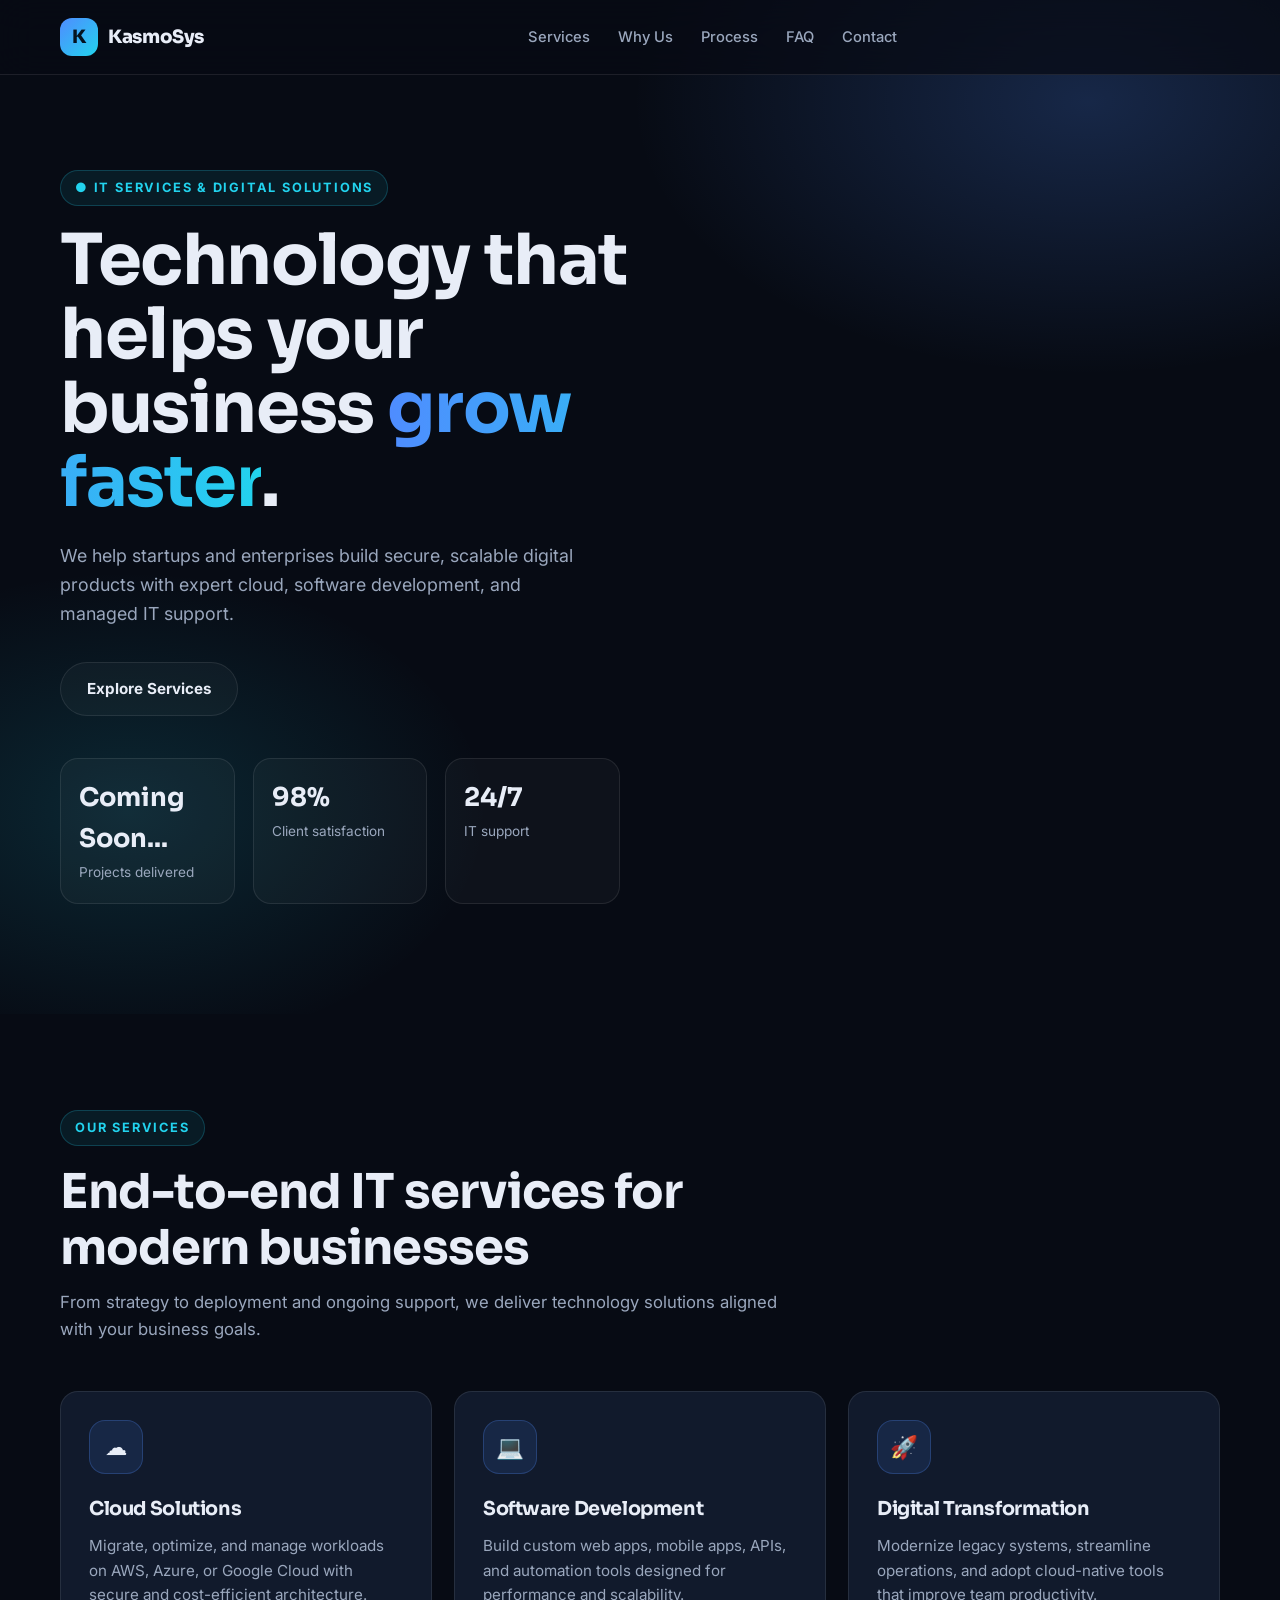
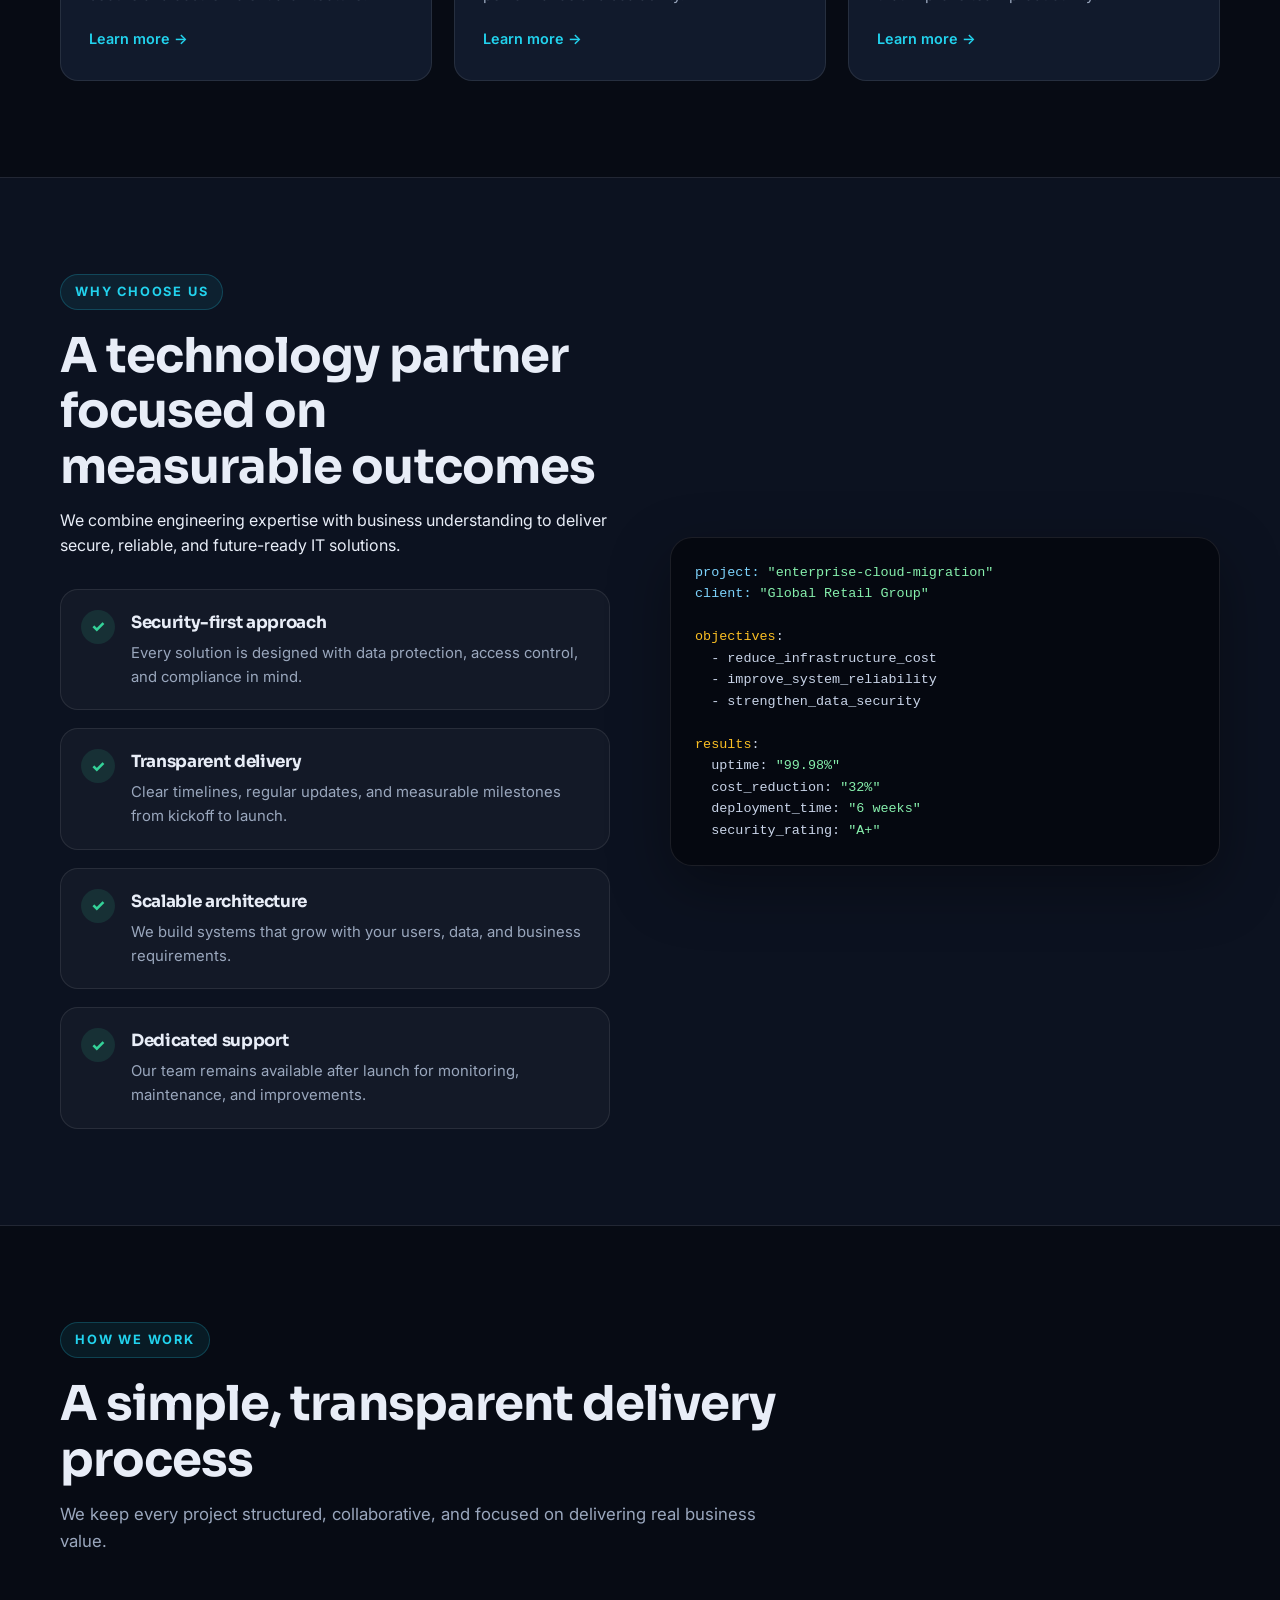
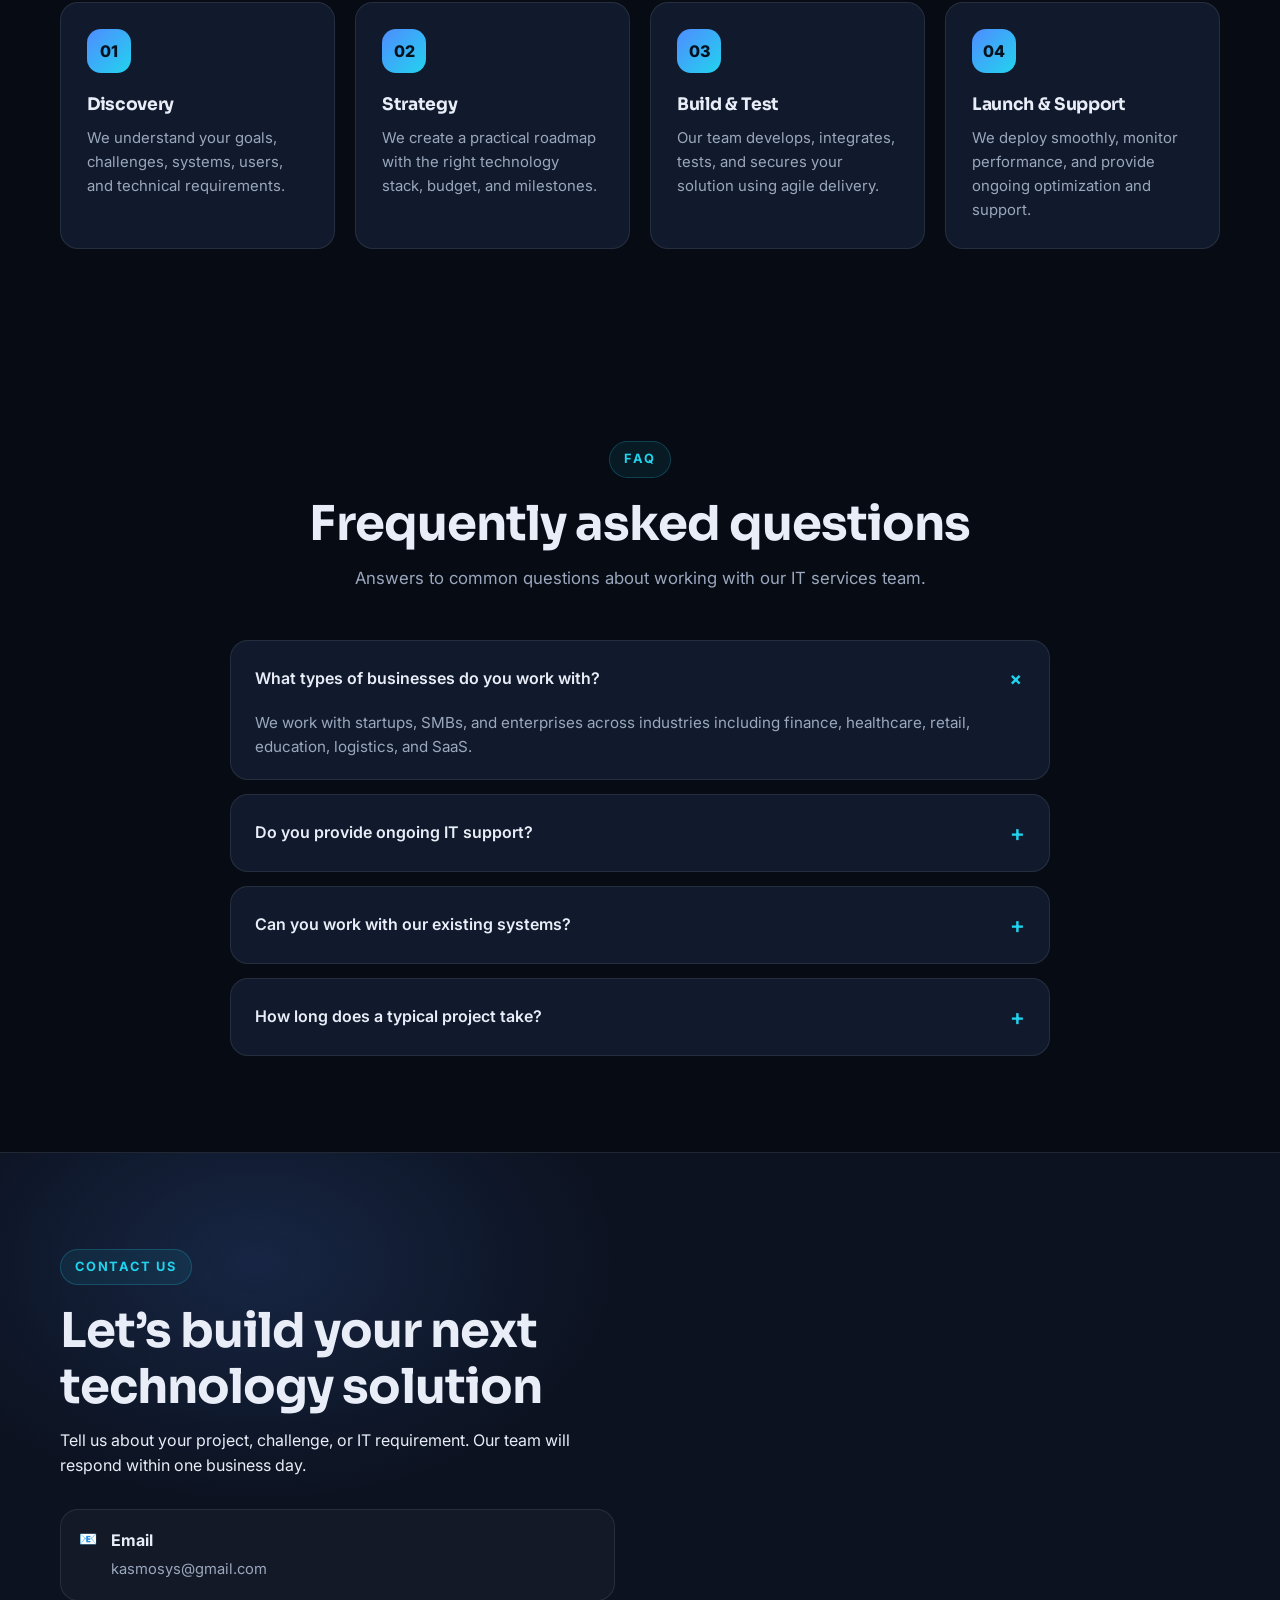
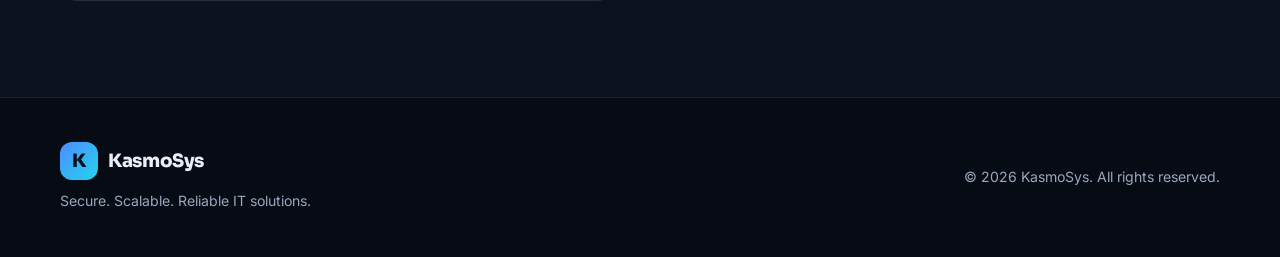
<file: index.html>
<!DOCTYPE html>
<html lang="en">
<head>
  <meta charset="UTF-8" />
  <meta name="viewport" content="width=device-width, initial-scale=1.0" />
  <title>KasmoSys — IT Services & Digital Solutions</title>
  <meta name="description" content="NexaTech provides cloud solutions, cybersecurity, software development, IT support, and digital transformation services for growing businesses." />

  <link rel="preconnect" href="https://fonts.googleapis.com">
  <link rel="preconnect" href="https://fonts.gstatic.com" crossorigin>
  <link href="https://fonts.googleapis.com/css2?family=Inter:wght@400;500;600;700;800&family=Sora:wght@600;700;800&display=swap" rel="stylesheet">

  <style>
    :root {
      --bg: #070b14;
      --bg-soft: #0c1220;
      --card: #111a2c;
      --border: rgba(255,255,255,.09);
      --text: #e8edf7;
      --muted: #9aa7bd;
      --accent: #4f8cff;
      --accent-2: #22d3ee;
      --success: #34d399;
      --radius: 18px;
      --shadow: 0 20px 60px rgba(0,0,0,.35);
    }

    * { box-sizing: border-box; margin: 0; padding: 0; }

    html { scroll-behavior: smooth; }

    body {
      font-family: "Inter", system-ui, sans-serif;
      background: var(--bg);
      color: var(--text);
      line-height: 1.6;
      overflow-x: hidden;
    }

    h1, h2, h3, .logo {
      font-family: "Sora", sans-serif;
      letter-spacing: -.02em;
    }

    a { color: inherit; text-decoration: none; }

    img { max-width: 100%; display: block; }

    .container {
      width: min(1160px, 92%);
      margin-inline: auto;
    }

    section {
      padding: 96px 0;
      position: relative;
    }

    .section-head {
      max-width: 720px;
      margin-bottom: 48px;
    }

    .eyebrow {
      display: inline-flex;
      align-items: center;
      gap: 8px;
      font-size: .8rem;
      font-weight: 700;
      text-transform: uppercase;
      letter-spacing: .14em;
      color: var(--accent-2);
      background: rgba(34,211,238,.08);
      border: 1px solid rgba(34,211,238,.22);
      padding: 7px 14px;
      border-radius: 999px;
      margin-bottom: 18px;
    }

    h2 {
      font-size: clamp(2rem, 4vw, 3rem);
      line-height: 1.15;
      margin-bottom: 14px;
    }

    .section-head p {
      color: var(--muted);
      font-size: 1.05rem;
    }

    .btn {
      display: inline-flex;
      align-items: center;
      justify-content: center;
      gap: 10px;
      padding: 14px 26px;
      border-radius: 999px;
      font-weight: 700;
      font-size: .95rem;
      border: 1px solid transparent;
      transition: .25s ease;
      cursor: pointer;
    }

    .btn-primary {
      background: linear-gradient(135deg, var(--accent), var(--accent-2));
      color: #04121f;
      box-shadow: 0 12px 30px rgba(79,140,255,.25);
    }

    .btn-primary:hover {
      transform: translateY(-2px);
      box-shadow: 0 18px 40px rgba(79,140,255,.35);
    }

    .btn-ghost {
      border-color: var(--border);
      color: var(--text);
      background: rgba(255,255,255,.03);
    }

    .btn-ghost:hover {
      background: rgba(255,255,255,.07);
      transform: translateY(-2px);
    }

    /* Header */
    header {
      position: fixed;
      inset: 0 0 auto 0;
      z-index: 100;
      padding: 18px 0;
      backdrop-filter: blur(18px);
      background: rgba(7,11,20,.72);
      border-bottom: 1px solid var(--border);
    }

    .nav {
      display: flex;
      align-items: center;
      justify-content: space-between;
      gap: 24px;
    }

    .logo {
      display: flex;
      align-items: center;
      gap: 10px;
      font-weight: 800;
      font-size: 1.15rem;
    }

    .logo-mark {
      width: 38px;
      height: 38px;
      border-radius: 12px;
      display: grid;
      place-items: center;
      background: linear-gradient(135deg, var(--accent), var(--accent-2));
      color: #04121f;
      font-weight: 900;
    }

    .nav-links {
      display: flex;
      align-items: center;
      gap: 28px;
      list-style: none;
    }

    .nav-links a {
      color: var(--muted);
      font-size: .92rem;
      font-weight: 500;
      transition: color .2s;
    }

    .nav-links a:hover { color: var(--text); }

    .nav-cta { display: flex; align-items: center; gap: 12px; }

    .menu-btn {
      display: none;
      width: 44px;
      height: 44px;
      border-radius: 12px;
      border: 1px solid var(--border);
      background: rgba(255,255,255,.04);
      color: var(--text);
      font-size: 1.3rem;
      cursor: pointer;
    }

    /* Hero */
    .hero {
      padding-top: 170px;
      padding-bottom: 110px;
      background:
        radial-gradient(700px 420px at 85% 10%, rgba(79,140,255,.22), transparent 65%),
        radial-gradient(600px 400px at 10% 80%, rgba(34,211,238,.14), transparent 60%);
    }

    .hero-grid {
      display: grid;
      grid-template-columns: 1.05fr .95fr;
      gap: 60px;
      align-items: center;
    }

    .hero h1 {
      font-size: clamp(2.6rem, 6vw, 4.4rem);
      line-height: 1.05;
      margin-bottom: 22px;
    }

    .gradient-text {
      background: linear-gradient(90deg, var(--accent), var(--accent-2));
      -webkit-background-clip: text;
      background-clip: text;
      color: transparent;
    }

    .hero p {
      color: var(--muted);
      font-size: 1.12rem;
      max-width: 540px;
      margin-bottom: 34px;
    }

    .hero-actions {
      display: flex;
      flex-wrap: wrap;
      gap: 14px;
      margin-bottom: 42px;
    }

    .hero-stats {
      display: grid;
      grid-template-columns: repeat(3, 1fr);
      gap: 18px;
      max-width: 560px;
    }

    .stat {
      background: rgba(255,255,255,.03);
      border: 1px solid var(--border);
      border-radius: var(--radius);
      padding: 18px;
    }

    .stat strong {
      display: block;
      font-size: 1.6rem;
      font-family: "Sora", sans-serif;
    }

    .stat span {
      color: var(--muted);
      font-size: .85rem;
    }

    .hero-card {
      background: linear-gradient(160deg, rgba(255,255,255,.08), rgba(255,255,255,.02));
      border: 1px solid var(--border);
      border-radius: 26px;
      padding: 28px;
      box-shadow: var(--shadow);
    }

    .dashboard {
      background: var(--bg-soft);
      border: 1px solid var(--border);
      border-radius: 20px;
      padding: 22px;
    }

    .dashboard-top {
      display: flex;
      justify-content: space-between;
      align-items: center;
      margin-bottom: 22px;
    }

    .dashboard-top span {
      font-size: .85rem;
      color: var(--muted);
    }

    .status {
      color: var(--success);
      font-weight: 600;
      font-size: .8rem;
    }

    .metric-grid {
      display: grid;
      grid-template-columns: repeat(2, 1fr);
      gap: 14px;
    }

    .metric {
      background: rgba(255,255,255,.03);
      border: 1px solid var(--border);
      border-radius: 14px;
      padding: 16px;
    }

    .metric small {
      display: block;
      color: var(--muted);
      font-size: .78rem;
      margin-bottom: 6px;
    }

    .metric strong {
      font-size: 1.35rem;
      font-family: "Sora", sans-serif;
    }

    .bar-chart {
      display: flex;
      align-items: flex-end;
      gap: 10px;
      height: 120px;
      margin-top: 22px;
      padding: 18px;
      border-radius: 14px;
      background: rgba(255,255,255,.03);
      border: 1px solid var(--border);
    }

    .bar {
      flex: 1;
      border-radius: 8px 8px 4px 4px;
      background: linear-gradient(180deg, var(--accent-2), var(--accent));
      opacity: .85;
    }

    /* Trust bar */
    .trust {
      padding: 40px 0;
      border-block: 1px solid var(--border);
      background: rgba(255,255,255,.015);
    }

    .trust-row {
      display: flex;
      justify-content: space-between;
      align-items: center;
      gap: 24px;
      flex-wrap: wrap;
    }

    .trust-row p {
      color: var(--muted);
      font-size: .9rem;
    }

    .trust-logos {
      display: flex;
      gap: 34px;
      flex-wrap: wrap;
      color: var(--muted);
      font-weight: 700;
      opacity: .75;
    }

    /* Services */
    .services-grid {
      display: grid;
      grid-template-columns: repeat(3, 1fr);
      gap: 22px;
    }

    .service {
      background: var(--card);
      border: 1px solid var(--border);
      border-radius: var(--radius);
      padding: 28px;
      transition: .3s ease;
      position: relative;
      overflow: hidden;
    }

    .service:hover {
      transform: translateY(-6px);
      border-color: rgba(79,140,255,.45);
      box-shadow: var(--shadow);
    }

    .service-icon {
      width: 54px;
      height: 54px;
      display: grid;
      place-items: center;
      border-radius: 16px;
      background: rgba(79,140,255,.12);
      border: 1px solid rgba(79,140,255,.25);
      font-size: 1.4rem;
      margin-bottom: 20px;
    }

    .service h3 {
      font-size: 1.2rem;
      margin-bottom: 10px;
    }

    .service p {
      color: var(--muted);
      font-size: .95rem;
    }

    .service-link {
      display: inline-flex;
      align-items: center;
      gap: 8px;
      margin-top: 20px;
      color: var(--accent-2);
      font-weight: 600;
      font-size: .9rem;
    }

    /* Why us */
    .why {
      background: var(--bg-soft);
      border-block: 1px solid var(--border);
    }

    .why-grid {
      display: grid;
      grid-template-columns: 1fr 1fr;
      gap: 60px;
      align-items: center;
    }

    .feature-list {
      display: grid;
      gap: 18px;
      margin-top: 30px;
    }

    .feature {
      display: flex;
      gap: 16px;
      background: rgba(255,255,255,.03);
      border: 1px solid var(--border);
      border-radius: var(--radius);
      padding: 20px;
    }

    .check {
      flex: 0 0 auto;
      width: 34px;
      height: 34px;
      border-radius: 50%;
      display: grid;
      place-items: center;
      background: rgba(52,211,153,.12);
      color: var(--success);
      font-weight: 800;
    }

    .feature h3 {
      font-size: 1.05rem;
      margin-bottom: 5px;
    }

    .feature p {
      color: var(--muted);
      font-size: .93rem;
    }

    .code-panel {
      background: #050810;
      border: 1px solid var(--border);
      border-radius: 22px;
      padding: 24px;
      box-shadow: var(--shadow);
      font-family: ui-monospace, SFMono-Regular, Menlo, monospace;
      font-size: .84rem;
      color: #c9d4e8;
      overflow: auto;
    }

    .code-panel .tag { color: #7dd3fc; }
    .code-panel .key { color: #fbbf24; }
    .code-panel .string { color: #86efac; }

    /* Process */
    .process-grid {
      display: grid;
      grid-template-columns: repeat(4, 1fr);
      gap: 20px;
    }

    .step {
      background: var(--card);
      border: 1px solid var(--border);
      border-radius: var(--radius);
      padding: 26px;
    }

    .step-number {
      width: 44px;
      height: 44px;
      border-radius: 14px;
      display: grid;
      place-items: center;
      font-weight: 800;
      color: #04121f;
      background: linear-gradient(135deg, var(--accent), var(--accent-2));
      margin-bottom: 18px;
    }

    .step h3 {
      font-size: 1.08rem;
      margin-bottom: 8px;
    }

    .step p {
      color: var(--muted);
      font-size: .93rem;
    }

    /* Testimonials */
    .testimonials-grid {
      display: grid;
      grid-template-columns: repeat(3, 1fr);
      gap: 22px;
    }

    .testimonial {
      background: var(--card);
      border: 1px solid var(--border);
      border-radius: var(--radius);
      padding: 28px;
    }

    .stars { color: #fbbf24; margin-bottom: 16px; }

    .testimonial p {
      color: #d7dfec;
      margin-bottom: 22px;
    }

    .client {
      display: flex;
      align-items: center;
      gap: 12px;
    }

    .avatar {
      width: 44px;
      height: 44px;
      border-radius: 50%;
      display: grid;
      place-items: center;
      font-weight: 800;
      background: linear-gradient(135deg, var(--accent), var(--accent-2));
      color: #04121f;
    }

    .client strong { display: block; font-size: .95rem; }
    .client span { color: var(--muted); font-size: .82rem; }

    /* FAQ */
    .faq-list {
      max-width: 820px;
      margin-inline: auto;
      display: grid;
      gap: 14px;
    }

    details {
      background: var(--card);
      border: 1px solid var(--border);
      border-radius: var(--radius);
      padding: 20px 24px;
    }

    summary {
      cursor: pointer;
      font-weight: 600;
      list-style: none;
      display: flex;
      justify-content: space-between;
      align-items: center;
      gap: 16px;
    }

    summary::-webkit-details-marker { display: none; }

    summary::after {
      content: "+";
      font-size: 1.4rem;
      color: var(--accent-2);
      transition: .25s;
    }

    details[open] summary::after { transform: rotate(45deg); }

    details p {
      color: var(--muted);
      margin-top: 14px;
      font-size: .95rem;
    }

    /* Contact */
    .contact {
      background:
        radial-gradient(600px 400px at 20% 20%, rgba(79,140,255,.16), transparent 60%),
        var(--bg-soft);
      border-top: 1px solid var(--border);
    }

    .contact-grid {
      display: grid;
      grid-template-columns: 1fr 1fr;
      gap: 50px;
      align-items: start;
    }

    .contact-info {
      display: grid;
      gap: 16px;
      margin-top: 30px;
    }

    .info-card {
      display: flex;
      gap: 14px;
      align-items: flex-start;
      background: rgba(255,255,255,.03);
      border: 1px solid var(--border);
      border-radius: var(--radius);
      padding: 18px;
    }

    .info-card strong { display: block; margin-bottom: 3px; }
    .info-card span { color: var(--muted); font-size: .92rem; }

    form {
      background: var(--card);
      border: 1px solid var(--border);
      border-radius: 24px;
      padding: 30px;
      box-shadow: var(--shadow);
    }

    .form-row {
      display: grid;
      grid-template-columns: 1fr 1fr;
      gap: 16px;
    }

    label {
      display: block;
      font-size: .85rem;
      font-weight: 600;
      margin-bottom: 8px;
      color: #cbd5e1;
    }

    input, select, textarea {
      width: 100%;
      background: rgba(255,255,255,.04);
      border: 1px solid var(--border);
      border-radius: 12px;
      color: var(--text);
      padding: 13px 15px;
      font: inherit;
      margin-bottom: 18px;
      transition: .2s;
    }

    input:focus, select:focus, textarea:focus {
      outline: none;
      border-color: var(--accent);
      box-shadow: 0 0 0 4px rgba(79,140,255,.15);
    }

    textarea { min-height: 130px; resize: vertical; }

    .form-note {
      color: var(--muted);
      font-size: .8rem;
      margin-top: 14px;
      text-align: center;
    }

    /* Footer */
    footer {
      padding: 44px 0;
      border-top: 1px solid var(--border);
      background: var(--bg);
    }

    .footer-row {
      display: flex;
      justify-content: space-between;
      align-items: center;
      gap: 20px;
      flex-wrap: wrap;
    }

    .footer-row p {
      color: var(--muted);
      font-size: .88rem;
    }

    .socials {
      display: flex;
      gap: 12px;
    }

    .socials a {
      width: 40px;
      height: 40px;
      display: grid;
      place-items: center;
      border-radius: 12px;
      border: 1px solid var(--border);
      background: rgba(255,255,255,.03);
      transition: .25s;
    }

    .socials a:hover {
      background: rgba(79,140,255,.14);
      border-color: rgba(79,140,255,.4);
    }

    /* Responsive */
    @media (max-width: 980px) {
      section { padding: 76px 0; }

      .hero-grid,
      .why-grid,
      .contact-grid {
        grid-template-columns: 1fr;
        gap: 44px;
      }

      .services-grid,
      .testimonials-grid {
        grid-template-columns: 1fr 1fr;
      }

      .process-grid {
        grid-template-columns: 1fr 1fr;
      }

      .nav-links {
        position: fixed;
        top: 78px;
        left: 4%;
        right: 4%;
        flex-direction: column;
        align-items: flex-start;
        gap: 8px;
        background: rgba(9,14,25,.98);
        border: 1px solid var(--border);
        border-radius: 18px;
        padding: 18px;
        display: none;
      }

      .nav-links.open { display: flex; }

      .nav-links a {
        width: 100%;
        padding: 12px;
        border-radius: 10px;
      }

      .nav-links a:hover { background: rgba(255,255,255,.05); }

      .menu-btn { display: grid; place-items: center; }

      .nav-cta .btn { display: none; }
    }

    @media (max-width: 640px) {
      .services-grid,
      .testimonials-grid,
      .process-grid,
      .form-row,
      .metric-grid {
        grid-template-columns: 1fr;
      }

      .hero { padding-top: 130px; }

      .hero-stats { grid-template-columns: 1fr; }

      .trust-logos { gap: 20px; }
    }
  </style>
</head>

<body>
  <header>
    <div class="container nav">
      <a href="#home" class="logo">
        <span class="logo-mark">K</span>
       KasmoSys
      </a>

      <nav>
        <ul class="nav-links" id="navLinks">
          <li><a href="#services">Services</a></li>
          <li><a href="#why-us">Why Us</a></li>
          <li><a href="#process">Process</a></li>
          <!--<li><a href="#testimonials">Clients</a></li>-->
          <li><a href="#faq">FAQ</a></li>
          <li><a href="#contact">Contact</a></li>
        </ul>
      </nav>

      <div class="nav-cta">
        <!--<a href="#contact" class="btn btn-primary">Get a Quote</a>-->
        <button class="menu-btn" id="menuBtn" aria-label="Toggle navigation">☰</button>
      </div>
    </div>
  </header>

  <main>
    <!-- Hero -->
    <section class="hero" id="home">
      <div class="container hero-grid">
        <div>
          <span class="eyebrow">● IT Services & Digital Solutions</span>
          <h1>
            Technology that helps your business <span class="gradient-text">grow faster</span>.
          </h1>
          <p>
            We help startups and enterprises build secure, scalable digital products with expert cloud, software development, and managed IT support.
          </p><!-- cybersecurity, -->

          <div class="hero-actions">
            <!--<a href="#contact" class="btn btn-primary">Book Free Consultation</a>-->
            <a href="#services" class="btn btn-ghost">Explore Services</a>
          </div>

          <div class="hero-stats">
            <div class="stat">
              <strong>Coming Soon...</strong><!-- 150+-->
              <span>Projects delivered</span>
            </div>
            <div class="stat">
              <strong>98%</strong>
              <span>Client satisfaction</span>
            </div>
            <div class="stat">
              <strong>24/7</strong>
              <span>IT support</span>
            </div>
          </div>
        </div>

        <!--<div class="hero-card">
          <div class="dashboard">
            <div class="dashboard-top">
              <strong>Infrastructure Health</strong>
              <span class="status">● All systems operational</span>
            </div>

            <div class="metric-grid">
              <div class="metric">
                <small>Server Uptime</small>
                <strong>99.98%</strong>
              </div>
              <div class="metric">
                <small>Response Time</small>
                <strong>128 ms</strong>
              </div>
              <div class="metric">
                <small>Security Score</small>
                <strong>A+</strong>
              </div>
              <div class="metric">
                <small>Active Tickets</small>
                <strong>03</strong>
              </div>
            </div>

            <div class="bar-chart">
              <div class="bar" style="height:45%"></div>
              <div class="bar" style="height:70%"></div>
              <div class="bar" style="height:55%"></div>
              <div class="bar" style="height:88%"></div>
              <div class="bar" style="height:65%"></div>
              <div class="bar" style="height:95%"></div>
              <div class="bar" style="height:78%"></div>
            </div>
          </div>-->
        </div>
      </div>
    </section>

    <!-- Trust 
    <section class="trust">
      <div class="container trust-row">
        <p>Trusted by ambitious teams across fintech, healthcare, retail, and SaaS.</p>
        <div class="trust-logos">
          <span>CloudCore</span>
          <span>Finlytics</span>
          <span>MediSync</span>
          <span>ShopGrid</span>
          <span>DataNest</span>
        </div>
      </div>
    </section>-->

    <!-- Services -->
    <section id="services">
      <div class="container">
        <div class="section-head">
          <span class="eyebrow">Our Services</span>
          <h2>End-to-end IT services for modern businesses</h2>
          <p>From strategy to deployment and ongoing support, we deliver technology solutions aligned with your business goals.</p>
        </div>

        <div class="services-grid">
          <article class="service">
            <div class="service-icon">☁️</div>
            <h3>Cloud Solutions</h3>
            <p>Migrate, optimize, and manage workloads on AWS, Azure, or Google Cloud with secure and cost-efficient architecture.</p>
            <a href="#contact" class="service-link">Learn more →</a>
          </article>

         <!-- <article class="service">
            <div class="service-icon">🛡️</div>
            <h3>Cybersecurity</h3>
            <p>Protect your business with vulnerability assessments, penetration testing, compliance support, and 24/7 monitoring.</p>
            <a href="#contact" class="service-link">Learn more →</a>
          </article> -->

          <article class="service">
            <div class="service-icon">💻</div>
            <h3>Software Development</h3>
            <p>Build custom web apps, mobile apps, APIs, and automation tools designed for performance and scalability.</p>
            <a href="#contact" class="service-link">Learn more →</a>
          </article>

          <!--<article class="service">
            <div class="service-icon">⚙️</div>
            <h3>Managed IT Support</h3>
            <p>Reliable helpdesk, system administration, device management, and proactive infrastructure maintenance.</p>
            <a href="#contact" class="service-link">Learn more →</a>
          </article>

          <article class="service">
            <div class="service-icon">📊</div>
            <h3>Data & AI</h3>
            <p>Turn business data into insights with analytics dashboards, data pipelines, reporting, and AI-powered automation.</p>
            <a href="#contact" class="service-link">Learn more →</a>
          </article>-->

          <article class="service">
            <div class="service-icon">🚀</div>
            <h3>Digital Transformation</h3>
            <p>Modernize legacy systems, streamline operations, and adopt cloud-native tools that improve team productivity.</p>
            <a href="#contact" class="service-link">Learn more →</a>
          </article>
        </div>
      </div>
    </section>

    <!-- Why us -->
    <section class="why" id="why-us">
      <div class="container why-grid">
        <div>
          <span class="eyebrow">Why Choose Us</span>
          <h2>A technology partner focused on measurable outcomes</h2>
          <p>We combine engineering expertise with business understanding to deliver secure, reliable, and future-ready IT solutions.</p>

          <div class="feature-list">
            <div class="feature">
              <div class="check">✓</div>
              <div>
                <h3>Security-first approach</h3>
                <p>Every solution is designed with data protection, access control, and compliance in mind.</p>
              </div>
            </div>

            <div class="feature">
              <div class="check">✓</div>
              <div>
                <h3>Transparent delivery</h3>
                <p>Clear timelines, regular updates, and measurable milestones from kickoff to launch.</p>
              </div>
            </div>

            <div class="feature">
              <div class="check">✓</div>
              <div>
                <h3>Scalable architecture</h3>
                <p>We build systems that grow with your users, data, and business requirements.</p>
              </div>
            </div>

            <div class="feature">
              <div class="check">✓</div>
              <div>
                <h3>Dedicated support</h3>
                <p>Our team remains available after launch for monitoring, maintenance, and improvements.</p>
              </div>
            </div>
          </div>
        </div>

        <div class="code-panel">
<pre><code><span class="tag">project:</span> <span class="string">"enterprise-cloud-migration"</span>
<span class="tag">client:</span> <span class="string">"Global Retail Group"</span>

<span class="key">objectives</span>:
  - reduce_infrastructure_cost
  - improve_system_reliability
  - strengthen_data_security

<span class="key">results</span>:
  uptime: <span class="string">"99.98%"</span>
  cost_reduction: <span class="string">"32%"</span>
  deployment_time: <span class="string">"6 weeks"</span>
  security_rating: <span class="string">"A+"</span></code></pre>
        </div>
      </div>
    </section>

    <!-- Process -->
    <section id="process">
      <div class="container">
        <div class="section-head">
          <span class="eyebrow">How We Work</span>
          <h2>A simple, transparent delivery process</h2>
          <p>We keep every project structured, collaborative, and focused on delivering real business value.</p>
        </div>

        <div class="process-grid">
          <div class="step">
            <div class="step-number">01</div>
            <h3>Discovery</h3>
            <p>We understand your goals, challenges, systems, users, and technical requirements.</p>
          </div>

          <div class="step">
            <div class="step-number">02</div>
            <h3>Strategy</h3>
            <p>We create a practical roadmap with the right technology stack, budget, and milestones.</p>
          </div>

          <div class="step">
            <div class="step-number">03</div>
            <h3>Build & Test</h3>
            <p>Our team develops, integrates, tests, and secures your solution using agile delivery.</p>
          </div>

          <div class="step">
            <div class="step-number">04</div>
            <h3>Launch & Support</h3>
            <p>We deploy smoothly, monitor performance, and provide ongoing optimization and support.</p>
          </div>
        </div>
      </div>
    </section>

    <!-- Testimonials -->
    <!--<section id="testimonials">
      <div class="container">
        <div class="section-head">
          <span class="eyebrow">Client Feedback</span>
          <h2>What our clients say</h2>
          <p>Businesses trustKasmoSys to simplify complex technology and deliver dependable results.</p>
        </div>

        <div class="testimonials-grid">
          <article class="testimonial">
            <div class="stars">★★★★★</div>
            <p>“NexaTech migrated our entire infrastructure to the cloud without disrupting daily operations. Their team was highly professional and responsive.”</p>
            <div class="client">
              <div class="avatar">AR</div>
              <div>
                <strong>Aarav Mehta</strong>
                <span>CTO, Finlytics</span>
              </div>
            </div>
          </article>

          <article class="testimonial">
            <div class="stars">★★★★★</div>
            <p>“Their cybersecurity audit identified critical risks we had overlooked. The remediation plan was clear, practical, and implemented quickly.”</p>
            <div class="client">
              <div class="avatar">SK</div>
              <div>
                <strong>Sara Khan</strong>
                <span>Operations Director, MediSync</span>
              </div>
            </div>
          </article>

          <article class="testimonial">
            <div class="stars">★★★★★</div>
            <p>“We needed a custom dashboard and automation system.KasmoSys delivered a clean, reliable product that saved our team hours every week.”</p>
            <div class="client">
              <div class="avatar">DJ</div>
              <div>
                <strong>David Johnson</strong>
                <span>Founder, ShopGrid</span>
              </div>
            </div>
          </article>
        </div>
      </div>
    </section> -->

    <!-- FAQ -->
    <section id="faq">
      <div class="container">
        <div class="section-head" style="text-align:center; margin-inline:auto;">
          <span class="eyebrow">FAQ</span>
          <h2>Frequently asked questions</h2>
          <p>Answers to common questions about working with our IT services team.</p>
        </div>

        <div class="faq-list">
          <details open>
            <summary>What types of businesses do you work with?</summary>
            <p>We work with startups, SMBs, and enterprises across industries including finance, healthcare, retail, education, logistics, and SaaS.</p>
          </details>

          <details>
            <summary>Do you provide ongoing IT support?</summary>
            <p>Yes. We offer managed IT support plans including monitoring, helpdesk assistance, security updates, backups, and infrastructure maintenance.</p>
          </details>

          <details>
            <summary>Can you work with our existing systems?</summary>
            <p>Absolutely. We can audit your current environment, integrate with existing tools, and modernize systems gradually to reduce disruption.</p>
          </details>

          <details>
            <summary>How long does a typical project take?</summary>
            <p>Timelines depend on scope. A website or automation project may take 2–6 weeks, while cloud migration or custom software can take longer.</p>
          </details>

          <!--<details>
            <summary>How do we get started?</summary>
            <p>Submit the contact form below or book a free consultation. We will discuss your requirements and recommend the best approach.</p>
          </details>-->
        </div>
      </div>
    </section>

    <!-- Contact -->
    <section class="contact" id="contact">
      <div class="container contact-grid">
        <div>
          <span class="eyebrow">Contact Us</span>
          <h2>Let’s build your next technology solution</h2>
          <p>Tell us about your project, challenge, or IT requirement. Our team will respond within one business day.</p>

          <div class="contact-info">
            <div class="info-card">
              <span>📧</span>
              <div>
                <strong>Email</strong>
                <span>kasmosys@gmail.com</span>
              </div>
            </div>

           <!-- <div class="info-card">
              <span>📞</span>
              <div>
                <strong>Phone</strong>
                <span>+91 xxxxxxxxxx</span>
              </div>
            </div>-->

            <!--<div class="info-card">
              <span>📍</span>
              <div>
                <strong>Office</strong>
                <span>Hyderabad, India — Serving clients globally</span>
              </div>
            </div>-->
          </div>
        </div>

        <!--<form id="contactForm">
          <div class="form-row">
            <div>
              <label for="name">Full name</label>
              <input id="name" name="name" type="text" placeholder="Enter your name" required />
            </div>
            <div>
              <label for="email">Work email</label>
              <input id="email" name="email" type="email" placeholder="you@company.com" required />
            </div>
          </div>

          <div class="form-row">
            <div>
              <label for="phone">Phone</label>
              <input id="phone" name="phone" type="tel" placeholder="+91 00000 00000" />
            </div>
            <div>
              <label for="service">Service needed</label>
              <select id="service" name="service" required>
                <option value="">Select a service</option>
                <option>Cloud Solutions</option>
                <option>Cybersecurity</option>
                <option>Software Development</option>
                <option>Managed IT Support</option>
                <option>Data & AI</option>
                <option>Digital Transformation</option>
              </select>
            </div>
          </div>

          <label for="message">Project details</label>
          <textarea id="message" name="message" placeholder="Briefly describe your requirement..." required></textarea>

          <button type="submit" class="btn btn-primary" style="width:100%;">
            Send Request
          </button>

          <p class="form-note">By submitting, you agree to be contacted about your inquiry.</p>
        </form>-->
      </div>
    </section>
  </main>

  <footer>
    <div class="container footer-row">
      <div>
        <a href="#home" class="logo">
          <span class="logo-mark">K</span>
          KasmoSys
        </a>
        <p style="margin-top:10px;">Secure. Scalable. Reliable IT solutions.</p>
      </div>

       <!--<div class="socials">
       <a href="#" aria-label="LinkedIn">in</a>
        <a href="#" aria-label="X">𝕏</a>
        <a href="#" aria-label="GitHub">GH</a>
        <a href="#" aria-label="Email">✉</a>
      </div>-->

      <p>© <span id="year"></span> KasmoSys. All rights reserved.</p>
    </div>
  </footer>

  <script>
    const menuBtn = document.getElementById("menuBtn");
    const navLinks = document.getElementById("navLinks");

    menuBtn.addEventListener("click", () => {
      navLinks.classList.toggle("open");
    });

    navLinks.querySelectorAll("a").forEach(link => {
      link.addEventListener("click", () => {
        navLinks.classList.remove("open");
      });
    });

    document.getElementById("year").textContent = new Date().getFullYear();

    document.getElementById("contactForm").addEventListener("submit", function (e) {
      e.preventDefault();
      alert("Thank you! Your request has been received. Our team will contact you shortly.");
      this.reset();
    });
  </script>
</body>
</html>
</file>
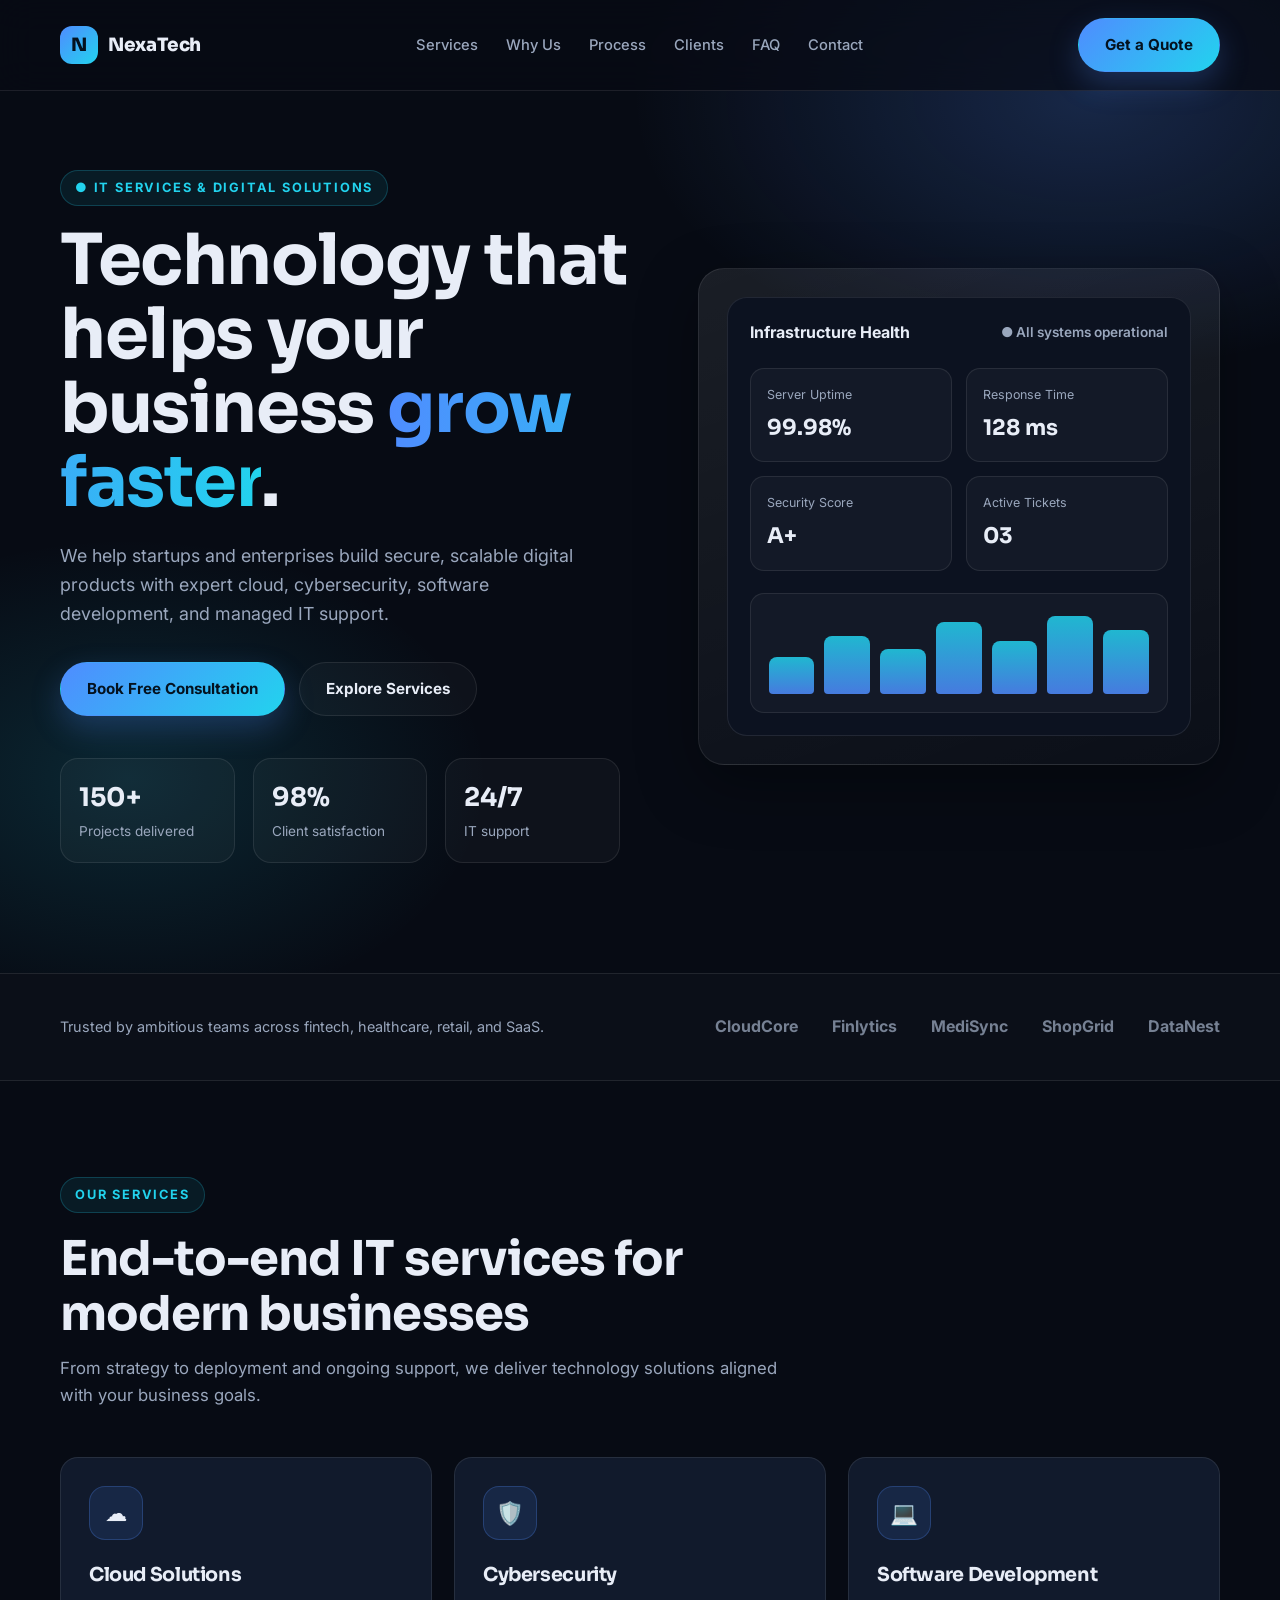
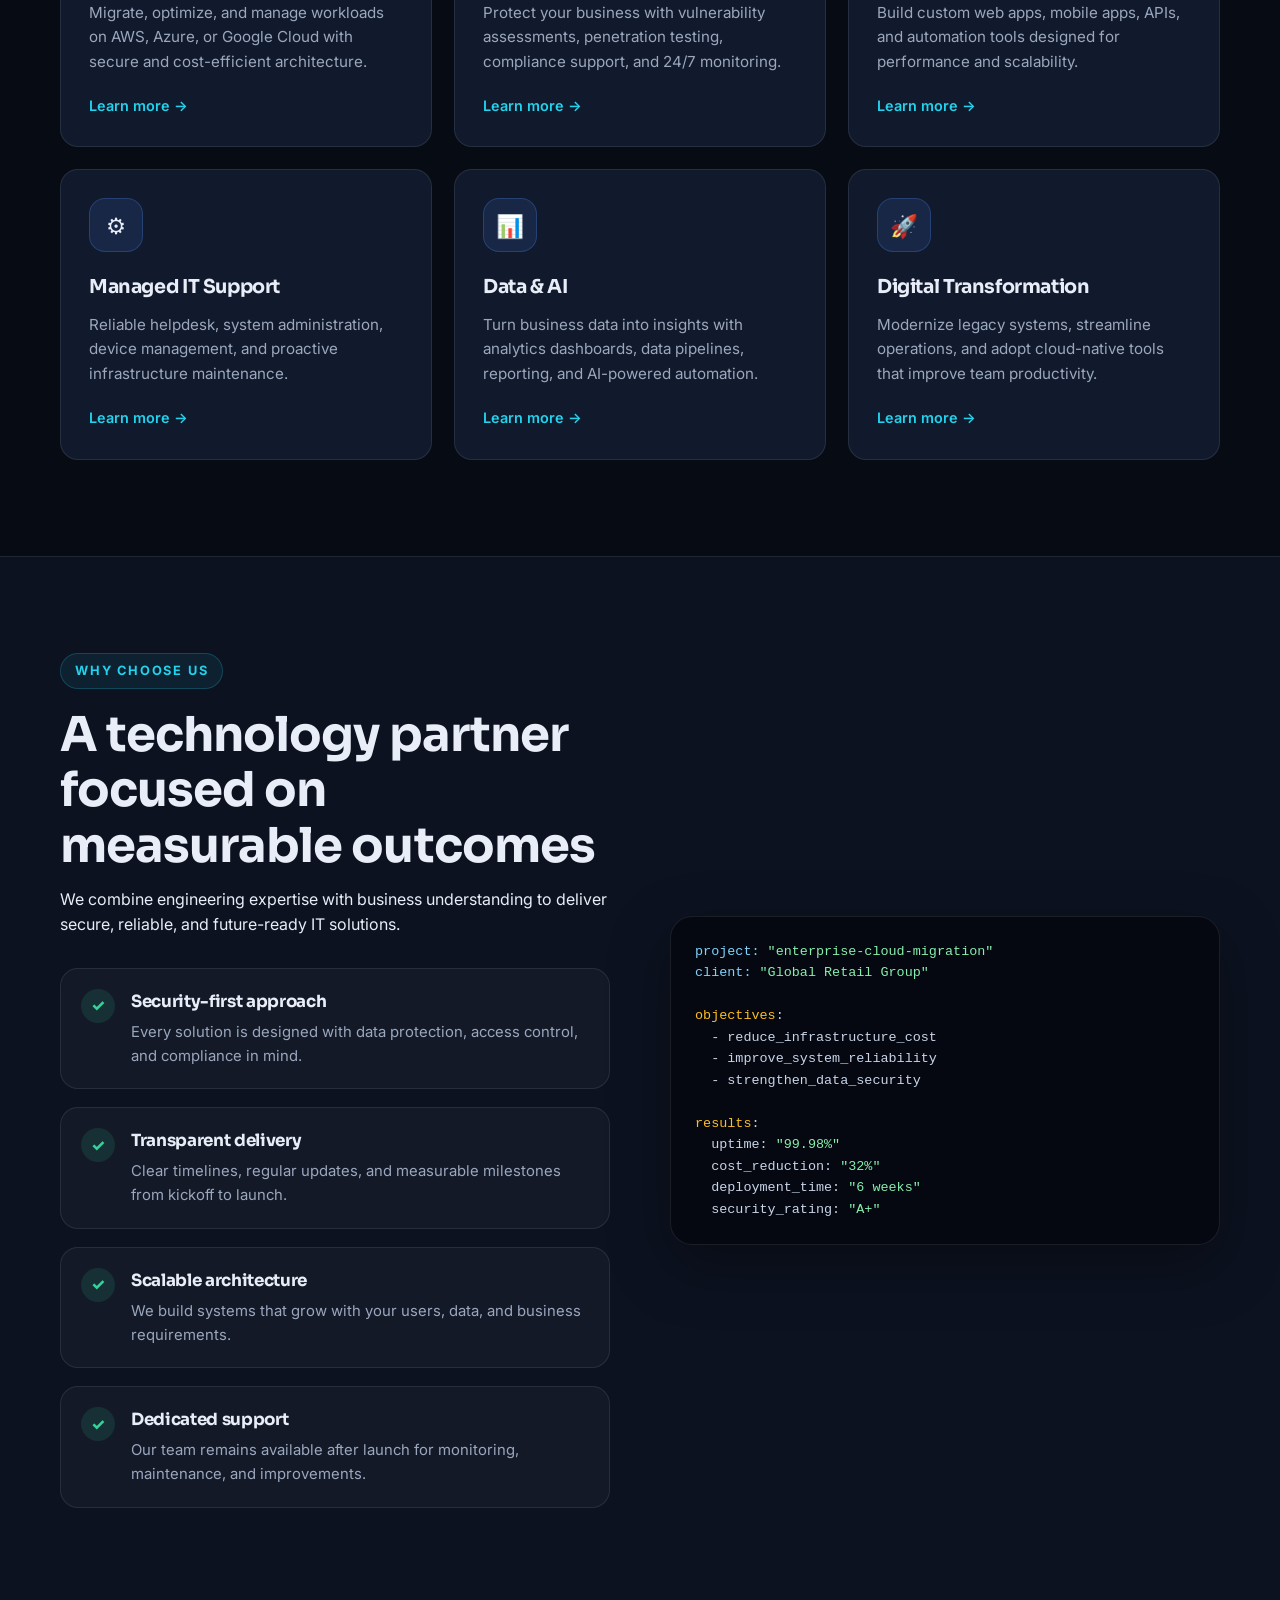
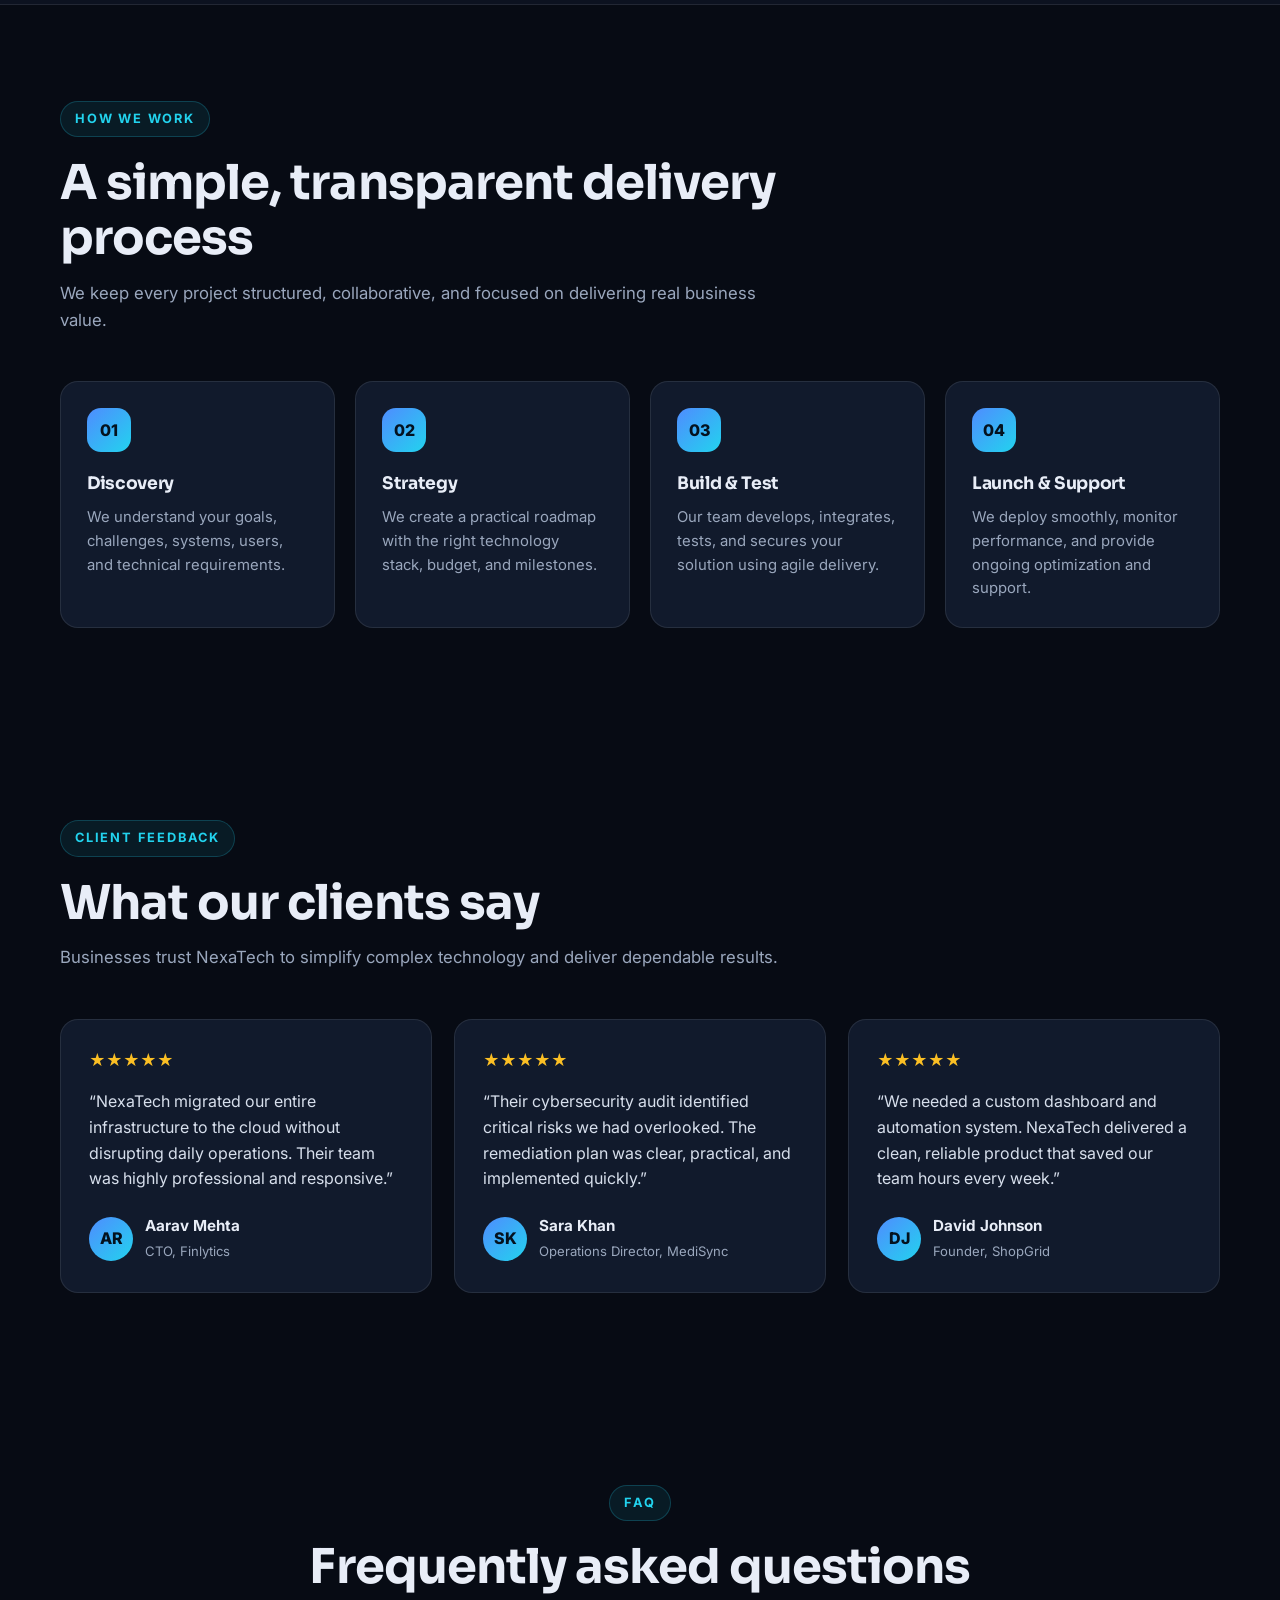
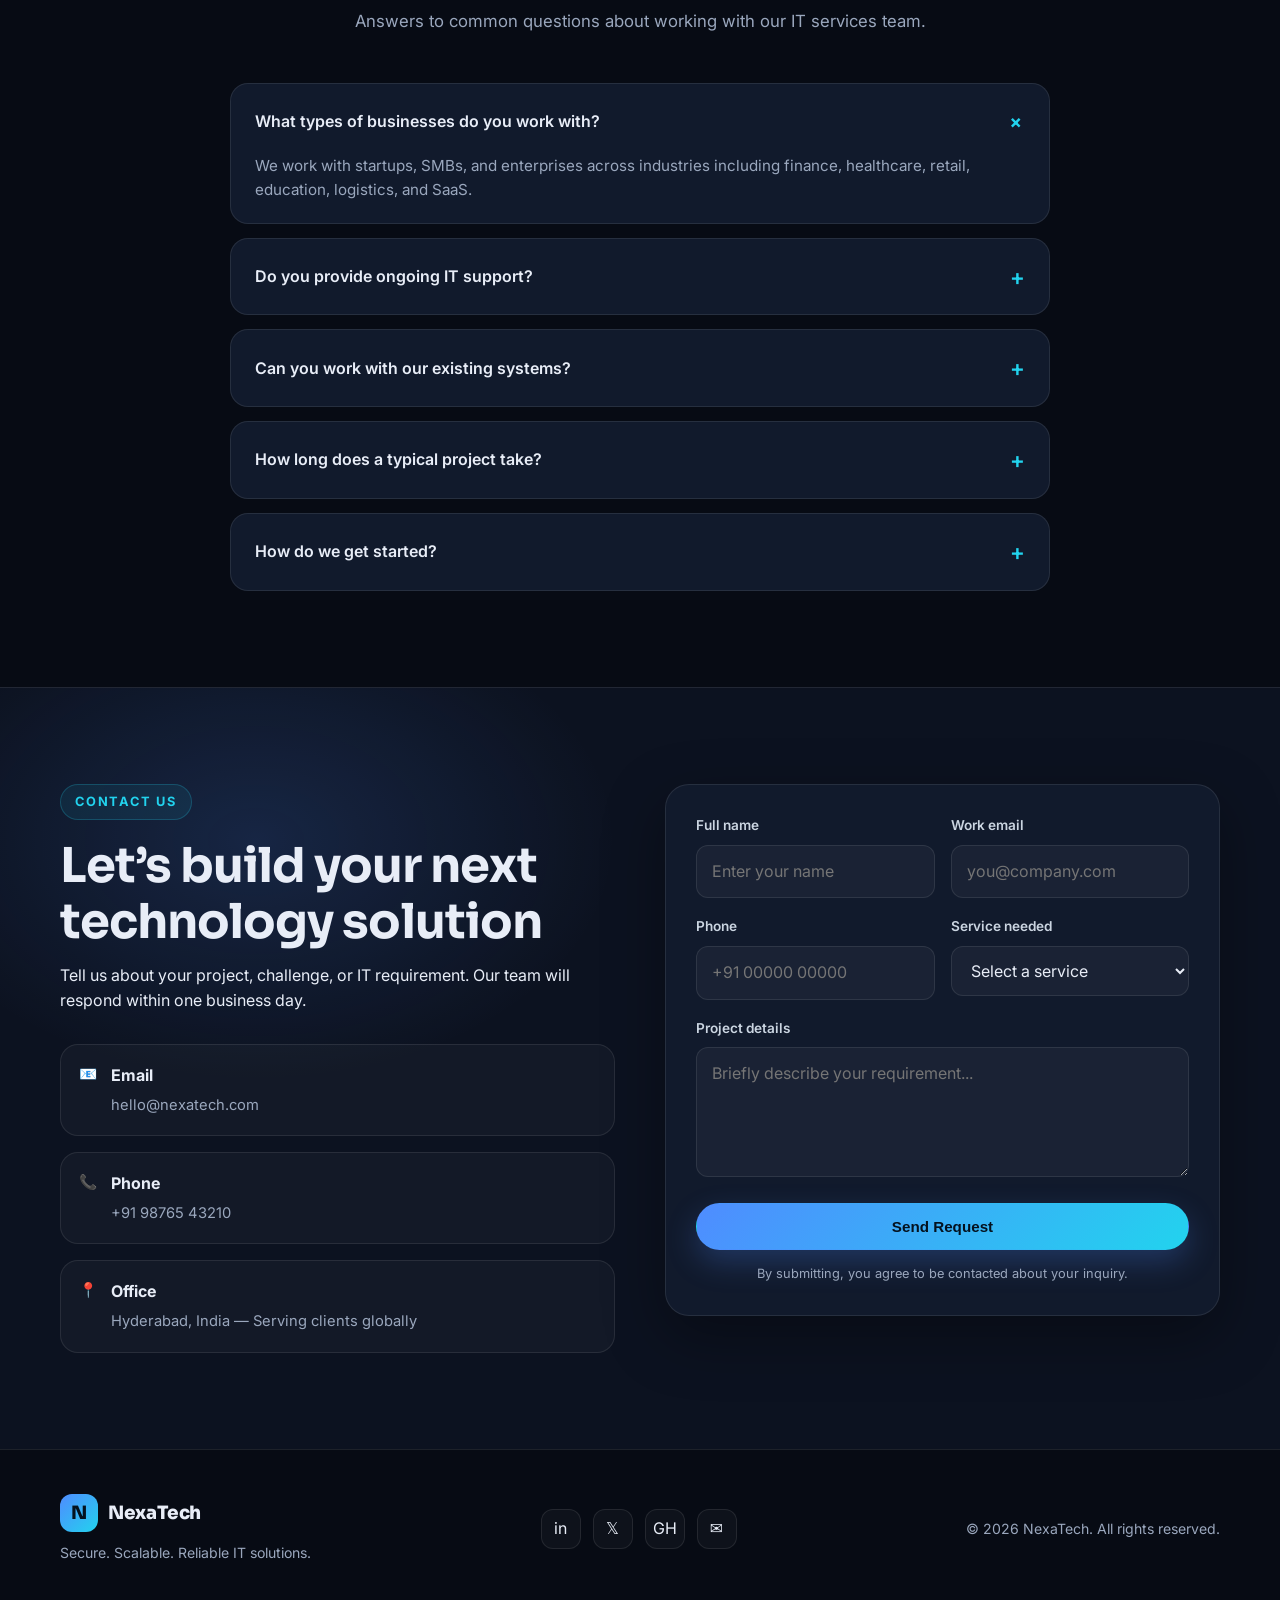
<file: index_original.html>
<!DOCTYPE html>
<html lang="en">
<head>
  <meta charset="UTF-8" />
  <meta name="viewport" content="width=device-width, initial-scale=1.0" />
  <title>NexaTech — IT Services & Digital Solutions</title>
  <meta name="description" content="NexaTech provides cloud solutions, cybersecurity, software development, IT support, and digital transformation services for growing businesses." />

  <link rel="preconnect" href="https://fonts.googleapis.com">
  <link rel="preconnect" href="https://fonts.gstatic.com" crossorigin>
  <link href="https://fonts.googleapis.com/css2?family=Inter:wght@400;500;600;700;800&family=Sora:wght@600;700;800&display=swap" rel="stylesheet">

  <style>
    :root {
      --bg: #070b14;
      --bg-soft: #0c1220;
      --card: #111a2c;
      --border: rgba(255,255,255,.09);
      --text: #e8edf7;
      --muted: #9aa7bd;
      --accent: #4f8cff;
      --accent-2: #22d3ee;
      --success: #34d399;
      --radius: 18px;
      --shadow: 0 20px 60px rgba(0,0,0,.35);
    }

    * { box-sizing: border-box; margin: 0; padding: 0; }

    html { scroll-behavior: smooth; }

    body {
      font-family: "Inter", system-ui, sans-serif;
      background: var(--bg);
      color: var(--text);
      line-height: 1.6;
      overflow-x: hidden;
    }

    h1, h2, h3, .logo {
      font-family: "Sora", sans-serif;
      letter-spacing: -.02em;
    }

    a { color: inherit; text-decoration: none; }

    img { max-width: 100%; display: block; }

    .container {
      width: min(1160px, 92%);
      margin-inline: auto;
    }

    section {
      padding: 96px 0;
      position: relative;
    }

    .section-head {
      max-width: 720px;
      margin-bottom: 48px;
    }

    .eyebrow {
      display: inline-flex;
      align-items: center;
      gap: 8px;
      font-size: .8rem;
      font-weight: 700;
      text-transform: uppercase;
      letter-spacing: .14em;
      color: var(--accent-2);
      background: rgba(34,211,238,.08);
      border: 1px solid rgba(34,211,238,.22);
      padding: 7px 14px;
      border-radius: 999px;
      margin-bottom: 18px;
    }

    h2 {
      font-size: clamp(2rem, 4vw, 3rem);
      line-height: 1.15;
      margin-bottom: 14px;
    }

    .section-head p {
      color: var(--muted);
      font-size: 1.05rem;
    }

    .btn {
      display: inline-flex;
      align-items: center;
      justify-content: center;
      gap: 10px;
      padding: 14px 26px;
      border-radius: 999px;
      font-weight: 700;
      font-size: .95rem;
      border: 1px solid transparent;
      transition: .25s ease;
      cursor: pointer;
    }

    .btn-primary {
      background: linear-gradient(135deg, var(--accent), var(--accent-2));
      color: #04121f;
      box-shadow: 0 12px 30px rgba(79,140,255,.25);
    }

    .btn-primary:hover {
      transform: translateY(-2px);
      box-shadow: 0 18px 40px rgba(79,140,255,.35);
    }

    .btn-ghost {
      border-color: var(--border);
      color: var(--text);
      background: rgba(255,255,255,.03);
    }

    .btn-ghost:hover {
      background: rgba(255,255,255,.07);
      transform: translateY(-2px);
    }

    /* Header */
    header {
      position: fixed;
      inset: 0 0 auto 0;
      z-index: 100;
      padding: 18px 0;
      backdrop-filter: blur(18px);
      background: rgba(7,11,20,.72);
      border-bottom: 1px solid var(--border);
    }

    .nav {
      display: flex;
      align-items: center;
      justify-content: space-between;
      gap: 24px;
    }

    .logo {
      display: flex;
      align-items: center;
      gap: 10px;
      font-weight: 800;
      font-size: 1.15rem;
    }

    .logo-mark {
      width: 38px;
      height: 38px;
      border-radius: 12px;
      display: grid;
      place-items: center;
      background: linear-gradient(135deg, var(--accent), var(--accent-2));
      color: #04121f;
      font-weight: 900;
    }

    .nav-links {
      display: flex;
      align-items: center;
      gap: 28px;
      list-style: none;
    }

    .nav-links a {
      color: var(--muted);
      font-size: .92rem;
      font-weight: 500;
      transition: color .2s;
    }

    .nav-links a:hover { color: var(--text); }

    .nav-cta { display: flex; align-items: center; gap: 12px; }

    .menu-btn {
      display: none;
      width: 44px;
      height: 44px;
      border-radius: 12px;
      border: 1px solid var(--border);
      background: rgba(255,255,255,.04);
      color: var(--text);
      font-size: 1.3rem;
      cursor: pointer;
    }

    /* Hero */
    .hero {
      padding-top: 170px;
      padding-bottom: 110px;
      background:
        radial-gradient(700px 420px at 85% 10%, rgba(79,140,255,.22), transparent 65%),
        radial-gradient(600px 400px at 10% 80%, rgba(34,211,238,.14), transparent 60%);
    }

    .hero-grid {
      display: grid;
      grid-template-columns: 1.05fr .95fr;
      gap: 60px;
      align-items: center;
    }

    .hero h1 {
      font-size: clamp(2.6rem, 6vw, 4.4rem);
      line-height: 1.05;
      margin-bottom: 22px;
    }

    .gradient-text {
      background: linear-gradient(90deg, var(--accent), var(--accent-2));
      -webkit-background-clip: text;
      background-clip: text;
      color: transparent;
    }

    .hero p {
      color: var(--muted);
      font-size: 1.12rem;
      max-width: 540px;
      margin-bottom: 34px;
    }

    .hero-actions {
      display: flex;
      flex-wrap: wrap;
      gap: 14px;
      margin-bottom: 42px;
    }

    .hero-stats {
      display: grid;
      grid-template-columns: repeat(3, 1fr);
      gap: 18px;
      max-width: 560px;
    }

    .stat {
      background: rgba(255,255,255,.03);
      border: 1px solid var(--border);
      border-radius: var(--radius);
      padding: 18px;
    }

    .stat strong {
      display: block;
      font-size: 1.6rem;
      font-family: "Sora", sans-serif;
    }

    .stat span {
      color: var(--muted);
      font-size: .85rem;
    }

    .hero-card {
      background: linear-gradient(160deg, rgba(255,255,255,.08), rgba(255,255,255,.02));
      border: 1px solid var(--border);
      border-radius: 26px;
      padding: 28px;
      box-shadow: var(--shadow);
    }

    .dashboard {
      background: var(--bg-soft);
      border: 1px solid var(--border);
      border-radius: 20px;
      padding: 22px;
    }

    .dashboard-top {
      display: flex;
      justify-content: space-between;
      align-items: center;
      margin-bottom: 22px;
    }

    .dashboard-top span {
      font-size: .85rem;
      color: var(--muted);
    }

    .status {
      color: var(--success);
      font-weight: 600;
      font-size: .8rem;
    }

    .metric-grid {
      display: grid;
      grid-template-columns: repeat(2, 1fr);
      gap: 14px;
    }

    .metric {
      background: rgba(255,255,255,.03);
      border: 1px solid var(--border);
      border-radius: 14px;
      padding: 16px;
    }

    .metric small {
      display: block;
      color: var(--muted);
      font-size: .78rem;
      margin-bottom: 6px;
    }

    .metric strong {
      font-size: 1.35rem;
      font-family: "Sora", sans-serif;
    }

    .bar-chart {
      display: flex;
      align-items: flex-end;
      gap: 10px;
      height: 120px;
      margin-top: 22px;
      padding: 18px;
      border-radius: 14px;
      background: rgba(255,255,255,.03);
      border: 1px solid var(--border);
    }

    .bar {
      flex: 1;
      border-radius: 8px 8px 4px 4px;
      background: linear-gradient(180deg, var(--accent-2), var(--accent));
      opacity: .85;
    }

    /* Trust bar */
    .trust {
      padding: 40px 0;
      border-block: 1px solid var(--border);
      background: rgba(255,255,255,.015);
    }

    .trust-row {
      display: flex;
      justify-content: space-between;
      align-items: center;
      gap: 24px;
      flex-wrap: wrap;
    }

    .trust-row p {
      color: var(--muted);
      font-size: .9rem;
    }

    .trust-logos {
      display: flex;
      gap: 34px;
      flex-wrap: wrap;
      color: var(--muted);
      font-weight: 700;
      opacity: .75;
    }

    /* Services */
    .services-grid {
      display: grid;
      grid-template-columns: repeat(3, 1fr);
      gap: 22px;
    }

    .service {
      background: var(--card);
      border: 1px solid var(--border);
      border-radius: var(--radius);
      padding: 28px;
      transition: .3s ease;
      position: relative;
      overflow: hidden;
    }

    .service:hover {
      transform: translateY(-6px);
      border-color: rgba(79,140,255,.45);
      box-shadow: var(--shadow);
    }

    .service-icon {
      width: 54px;
      height: 54px;
      display: grid;
      place-items: center;
      border-radius: 16px;
      background: rgba(79,140,255,.12);
      border: 1px solid rgba(79,140,255,.25);
      font-size: 1.4rem;
      margin-bottom: 20px;
    }

    .service h3 {
      font-size: 1.2rem;
      margin-bottom: 10px;
    }

    .service p {
      color: var(--muted);
      font-size: .95rem;
    }

    .service-link {
      display: inline-flex;
      align-items: center;
      gap: 8px;
      margin-top: 20px;
      color: var(--accent-2);
      font-weight: 600;
      font-size: .9rem;
    }

    /* Why us */
    .why {
      background: var(--bg-soft);
      border-block: 1px solid var(--border);
    }

    .why-grid {
      display: grid;
      grid-template-columns: 1fr 1fr;
      gap: 60px;
      align-items: center;
    }

    .feature-list {
      display: grid;
      gap: 18px;
      margin-top: 30px;
    }

    .feature {
      display: flex;
      gap: 16px;
      background: rgba(255,255,255,.03);
      border: 1px solid var(--border);
      border-radius: var(--radius);
      padding: 20px;
    }

    .check {
      flex: 0 0 auto;
      width: 34px;
      height: 34px;
      border-radius: 50%;
      display: grid;
      place-items: center;
      background: rgba(52,211,153,.12);
      color: var(--success);
      font-weight: 800;
    }

    .feature h3 {
      font-size: 1.05rem;
      margin-bottom: 5px;
    }

    .feature p {
      color: var(--muted);
      font-size: .93rem;
    }

    .code-panel {
      background: #050810;
      border: 1px solid var(--border);
      border-radius: 22px;
      padding: 24px;
      box-shadow: var(--shadow);
      font-family: ui-monospace, SFMono-Regular, Menlo, monospace;
      font-size: .84rem;
      color: #c9d4e8;
      overflow: auto;
    }

    .code-panel .tag { color: #7dd3fc; }
    .code-panel .key { color: #fbbf24; }
    .code-panel .string { color: #86efac; }

    /* Process */
    .process-grid {
      display: grid;
      grid-template-columns: repeat(4, 1fr);
      gap: 20px;
    }

    .step {
      background: var(--card);
      border: 1px solid var(--border);
      border-radius: var(--radius);
      padding: 26px;
    }

    .step-number {
      width: 44px;
      height: 44px;
      border-radius: 14px;
      display: grid;
      place-items: center;
      font-weight: 800;
      color: #04121f;
      background: linear-gradient(135deg, var(--accent), var(--accent-2));
      margin-bottom: 18px;
    }

    .step h3 {
      font-size: 1.08rem;
      margin-bottom: 8px;
    }

    .step p {
      color: var(--muted);
      font-size: .93rem;
    }

    /* Testimonials */
    .testimonials-grid {
      display: grid;
      grid-template-columns: repeat(3, 1fr);
      gap: 22px;
    }

    .testimonial {
      background: var(--card);
      border: 1px solid var(--border);
      border-radius: var(--radius);
      padding: 28px;
    }

    .stars { color: #fbbf24; margin-bottom: 16px; }

    .testimonial p {
      color: #d7dfec;
      margin-bottom: 22px;
    }

    .client {
      display: flex;
      align-items: center;
      gap: 12px;
    }

    .avatar {
      width: 44px;
      height: 44px;
      border-radius: 50%;
      display: grid;
      place-items: center;
      font-weight: 800;
      background: linear-gradient(135deg, var(--accent), var(--accent-2));
      color: #04121f;
    }

    .client strong { display: block; font-size: .95rem; }
    .client span { color: var(--muted); font-size: .82rem; }

    /* FAQ */
    .faq-list {
      max-width: 820px;
      margin-inline: auto;
      display: grid;
      gap: 14px;
    }

    details {
      background: var(--card);
      border: 1px solid var(--border);
      border-radius: var(--radius);
      padding: 20px 24px;
    }

    summary {
      cursor: pointer;
      font-weight: 600;
      list-style: none;
      display: flex;
      justify-content: space-between;
      align-items: center;
      gap: 16px;
    }

    summary::-webkit-details-marker { display: none; }

    summary::after {
      content: "+";
      font-size: 1.4rem;
      color: var(--accent-2);
      transition: .25s;
    }

    details[open] summary::after { transform: rotate(45deg); }

    details p {
      color: var(--muted);
      margin-top: 14px;
      font-size: .95rem;
    }

    /* Contact */
    .contact {
      background:
        radial-gradient(600px 400px at 20% 20%, rgba(79,140,255,.16), transparent 60%),
        var(--bg-soft);
      border-top: 1px solid var(--border);
    }

    .contact-grid {
      display: grid;
      grid-template-columns: 1fr 1fr;
      gap: 50px;
      align-items: start;
    }

    .contact-info {
      display: grid;
      gap: 16px;
      margin-top: 30px;
    }

    .info-card {
      display: flex;
      gap: 14px;
      align-items: flex-start;
      background: rgba(255,255,255,.03);
      border: 1px solid var(--border);
      border-radius: var(--radius);
      padding: 18px;
    }

    .info-card strong { display: block; margin-bottom: 3px; }
    .info-card span { color: var(--muted); font-size: .92rem; }

    form {
      background: var(--card);
      border: 1px solid var(--border);
      border-radius: 24px;
      padding: 30px;
      box-shadow: var(--shadow);
    }

    .form-row {
      display: grid;
      grid-template-columns: 1fr 1fr;
      gap: 16px;
    }

    label {
      display: block;
      font-size: .85rem;
      font-weight: 600;
      margin-bottom: 8px;
      color: #cbd5e1;
    }

    input, select, textarea {
      width: 100%;
      background: rgba(255,255,255,.04);
      border: 1px solid var(--border);
      border-radius: 12px;
      color: var(--text);
      padding: 13px 15px;
      font: inherit;
      margin-bottom: 18px;
      transition: .2s;
    }

    input:focus, select:focus, textarea:focus {
      outline: none;
      border-color: var(--accent);
      box-shadow: 0 0 0 4px rgba(79,140,255,.15);
    }

    textarea { min-height: 130px; resize: vertical; }

    .form-note {
      color: var(--muted);
      font-size: .8rem;
      margin-top: 14px;
      text-align: center;
    }

    /* Footer */
    footer {
      padding: 44px 0;
      border-top: 1px solid var(--border);
      background: var(--bg);
    }

    .footer-row {
      display: flex;
      justify-content: space-between;
      align-items: center;
      gap: 20px;
      flex-wrap: wrap;
    }

    .footer-row p {
      color: var(--muted);
      font-size: .88rem;
    }

    .socials {
      display: flex;
      gap: 12px;
    }

    .socials a {
      width: 40px;
      height: 40px;
      display: grid;
      place-items: center;
      border-radius: 12px;
      border: 1px solid var(--border);
      background: rgba(255,255,255,.03);
      transition: .25s;
    }

    .socials a:hover {
      background: rgba(79,140,255,.14);
      border-color: rgba(79,140,255,.4);
    }

    /* Responsive */
    @media (max-width: 980px) {
      section { padding: 76px 0; }

      .hero-grid,
      .why-grid,
      .contact-grid {
        grid-template-columns: 1fr;
        gap: 44px;
      }

      .services-grid,
      .testimonials-grid {
        grid-template-columns: 1fr 1fr;
      }

      .process-grid {
        grid-template-columns: 1fr 1fr;
      }

      .nav-links {
        position: fixed;
        top: 78px;
        left: 4%;
        right: 4%;
        flex-direction: column;
        align-items: flex-start;
        gap: 8px;
        background: rgba(9,14,25,.98);
        border: 1px solid var(--border);
        border-radius: 18px;
        padding: 18px;
        display: none;
      }

      .nav-links.open { display: flex; }

      .nav-links a {
        width: 100%;
        padding: 12px;
        border-radius: 10px;
      }

      .nav-links a:hover { background: rgba(255,255,255,.05); }

      .menu-btn { display: grid; place-items: center; }

      .nav-cta .btn { display: none; }
    }

    @media (max-width: 640px) {
      .services-grid,
      .testimonials-grid,
      .process-grid,
      .form-row,
      .metric-grid {
        grid-template-columns: 1fr;
      }

      .hero { padding-top: 130px; }

      .hero-stats { grid-template-columns: 1fr; }

      .trust-logos { gap: 20px; }
    }
  </style>
</head>

<body>
  <header>
    <div class="container nav">
      <a href="#home" class="logo">
        <span class="logo-mark">N</span>
        NexaTech
      </a>

      <nav>
        <ul class="nav-links" id="navLinks">
          <li><a href="#services">Services</a></li>
          <li><a href="#why-us">Why Us</a></li>
          <li><a href="#process">Process</a></li>
          <li><a href="#testimonials">Clients</a></li>
          <li><a href="#faq">FAQ</a></li>
          <li><a href="#contact">Contact</a></li>
        </ul>
      </nav>

      <div class="nav-cta">
        <a href="#contact" class="btn btn-primary">Get a Quote</a>
        <button class="menu-btn" id="menuBtn" aria-label="Toggle navigation">☰</button>
      </div>
    </div>
  </header>

  <main>
    <!-- Hero -->
    <section class="hero" id="home">
      <div class="container hero-grid">
        <div>
          <span class="eyebrow">● IT Services & Digital Solutions</span>
          <h1>
            Technology that helps your business <span class="gradient-text">grow faster</span>.
          </h1>
          <p>
            We help startups and enterprises build secure, scalable digital products with expert cloud, cybersecurity, software development, and managed IT support.
          </p>

          <div class="hero-actions">
            <a href="#contact" class="btn btn-primary">Book Free Consultation</a>
            <a href="#services" class="btn btn-ghost">Explore Services</a>
          </div>

          <div class="hero-stats">
            <div class="stat">
              <strong>150+</strong>
              <span>Projects delivered</span>
            </div>
            <div class="stat">
              <strong>98%</strong>
              <span>Client satisfaction</span>
            </div>
            <div class="stat">
              <strong>24/7</strong>
              <span>IT support</span>
            </div>
          </div>
        </div>

        <div class="hero-card">
          <div class="dashboard">
            <div class="dashboard-top">
              <strong>Infrastructure Health</strong>
              <span class="status">● All systems operational</span>
            </div>

            <div class="metric-grid">
              <div class="metric">
                <small>Server Uptime</small>
                <strong>99.98%</strong>
              </div>
              <div class="metric">
                <small>Response Time</small>
                <strong>128 ms</strong>
              </div>
              <div class="metric">
                <small>Security Score</small>
                <strong>A+</strong>
              </div>
              <div class="metric">
                <small>Active Tickets</small>
                <strong>03</strong>
              </div>
            </div>

            <div class="bar-chart">
              <div class="bar" style="height:45%"></div>
              <div class="bar" style="height:70%"></div>
              <div class="bar" style="height:55%"></div>
              <div class="bar" style="height:88%"></div>
              <div class="bar" style="height:65%"></div>
              <div class="bar" style="height:95%"></div>
              <div class="bar" style="height:78%"></div>
            </div>
          </div>
        </div>
      </div>
    </section>

    <!-- Trust -->
    <section class="trust">
      <div class="container trust-row">
        <p>Trusted by ambitious teams across fintech, healthcare, retail, and SaaS.</p>
        <div class="trust-logos">
          <span>CloudCore</span>
          <span>Finlytics</span>
          <span>MediSync</span>
          <span>ShopGrid</span>
          <span>DataNest</span>
        </div>
      </div>
    </section>

    <!-- Services -->
    <section id="services">
      <div class="container">
        <div class="section-head">
          <span class="eyebrow">Our Services</span>
          <h2>End-to-end IT services for modern businesses</h2>
          <p>From strategy to deployment and ongoing support, we deliver technology solutions aligned with your business goals.</p>
        </div>

        <div class="services-grid">
          <article class="service">
            <div class="service-icon">☁️</div>
            <h3>Cloud Solutions</h3>
            <p>Migrate, optimize, and manage workloads on AWS, Azure, or Google Cloud with secure and cost-efficient architecture.</p>
            <a href="#contact" class="service-link">Learn more →</a>
          </article>

          <article class="service">
            <div class="service-icon">🛡️</div>
            <h3>Cybersecurity</h3>
            <p>Protect your business with vulnerability assessments, penetration testing, compliance support, and 24/7 monitoring.</p>
            <a href="#contact" class="service-link">Learn more →</a>
          </article>

          <article class="service">
            <div class="service-icon">💻</div>
            <h3>Software Development</h3>
            <p>Build custom web apps, mobile apps, APIs, and automation tools designed for performance and scalability.</p>
            <a href="#contact" class="service-link">Learn more →</a>
          </article>

          <article class="service">
            <div class="service-icon">⚙️</div>
            <h3>Managed IT Support</h3>
            <p>Reliable helpdesk, system administration, device management, and proactive infrastructure maintenance.</p>
            <a href="#contact" class="service-link">Learn more →</a>
          </article>

          <article class="service">
            <div class="service-icon">📊</div>
            <h3>Data & AI</h3>
            <p>Turn business data into insights with analytics dashboards, data pipelines, reporting, and AI-powered automation.</p>
            <a href="#contact" class="service-link">Learn more →</a>
          </article>

          <article class="service">
            <div class="service-icon">🚀</div>
            <h3>Digital Transformation</h3>
            <p>Modernize legacy systems, streamline operations, and adopt cloud-native tools that improve team productivity.</p>
            <a href="#contact" class="service-link">Learn more →</a>
          </article>
        </div>
      </div>
    </section>

    <!-- Why us -->
    <section class="why" id="why-us">
      <div class="container why-grid">
        <div>
          <span class="eyebrow">Why Choose Us</span>
          <h2>A technology partner focused on measurable outcomes</h2>
          <p>We combine engineering expertise with business understanding to deliver secure, reliable, and future-ready IT solutions.</p>

          <div class="feature-list">
            <div class="feature">
              <div class="check">✓</div>
              <div>
                <h3>Security-first approach</h3>
                <p>Every solution is designed with data protection, access control, and compliance in mind.</p>
              </div>
            </div>

            <div class="feature">
              <div class="check">✓</div>
              <div>
                <h3>Transparent delivery</h3>
                <p>Clear timelines, regular updates, and measurable milestones from kickoff to launch.</p>
              </div>
            </div>

            <div class="feature">
              <div class="check">✓</div>
              <div>
                <h3>Scalable architecture</h3>
                <p>We build systems that grow with your users, data, and business requirements.</p>
              </div>
            </div>

            <div class="feature">
              <div class="check">✓</div>
              <div>
                <h3>Dedicated support</h3>
                <p>Our team remains available after launch for monitoring, maintenance, and improvements.</p>
              </div>
            </div>
          </div>
        </div>

        <div class="code-panel">
<pre><code><span class="tag">project:</span> <span class="string">"enterprise-cloud-migration"</span>
<span class="tag">client:</span> <span class="string">"Global Retail Group"</span>

<span class="key">objectives</span>:
  - reduce_infrastructure_cost
  - improve_system_reliability
  - strengthen_data_security

<span class="key">results</span>:
  uptime: <span class="string">"99.98%"</span>
  cost_reduction: <span class="string">"32%"</span>
  deployment_time: <span class="string">"6 weeks"</span>
  security_rating: <span class="string">"A+"</span></code></pre>
        </div>
      </div>
    </section>

    <!-- Process -->
    <section id="process">
      <div class="container">
        <div class="section-head">
          <span class="eyebrow">How We Work</span>
          <h2>A simple, transparent delivery process</h2>
          <p>We keep every project structured, collaborative, and focused on delivering real business value.</p>
        </div>

        <div class="process-grid">
          <div class="step">
            <div class="step-number">01</div>
            <h3>Discovery</h3>
            <p>We understand your goals, challenges, systems, users, and technical requirements.</p>
          </div>

          <div class="step">
            <div class="step-number">02</div>
            <h3>Strategy</h3>
            <p>We create a practical roadmap with the right technology stack, budget, and milestones.</p>
          </div>

          <div class="step">
            <div class="step-number">03</div>
            <h3>Build & Test</h3>
            <p>Our team develops, integrates, tests, and secures your solution using agile delivery.</p>
          </div>

          <div class="step">
            <div class="step-number">04</div>
            <h3>Launch & Support</h3>
            <p>We deploy smoothly, monitor performance, and provide ongoing optimization and support.</p>
          </div>
        </div>
      </div>
    </section>

    <!-- Testimonials -->
    <section id="testimonials">
      <div class="container">
        <div class="section-head">
          <span class="eyebrow">Client Feedback</span>
          <h2>What our clients say</h2>
          <p>Businesses trust NexaTech to simplify complex technology and deliver dependable results.</p>
        </div>

        <div class="testimonials-grid">
          <article class="testimonial">
            <div class="stars">★★★★★</div>
            <p>“NexaTech migrated our entire infrastructure to the cloud without disrupting daily operations. Their team was highly professional and responsive.”</p>
            <div class="client">
              <div class="avatar">AR</div>
              <div>
                <strong>Aarav Mehta</strong>
                <span>CTO, Finlytics</span>
              </div>
            </div>
          </article>

          <article class="testimonial">
            <div class="stars">★★★★★</div>
            <p>“Their cybersecurity audit identified critical risks we had overlooked. The remediation plan was clear, practical, and implemented quickly.”</p>
            <div class="client">
              <div class="avatar">SK</div>
              <div>
                <strong>Sara Khan</strong>
                <span>Operations Director, MediSync</span>
              </div>
            </div>
          </article>

          <article class="testimonial">
            <div class="stars">★★★★★</div>
            <p>“We needed a custom dashboard and automation system. NexaTech delivered a clean, reliable product that saved our team hours every week.”</p>
            <div class="client">
              <div class="avatar">DJ</div>
              <div>
                <strong>David Johnson</strong>
                <span>Founder, ShopGrid</span>
              </div>
            </div>
          </article>
        </div>
      </div>
    </section>

    <!-- FAQ -->
    <section id="faq">
      <div class="container">
        <div class="section-head" style="text-align:center; margin-inline:auto;">
          <span class="eyebrow">FAQ</span>
          <h2>Frequently asked questions</h2>
          <p>Answers to common questions about working with our IT services team.</p>
        </div>

        <div class="faq-list">
          <details open>
            <summary>What types of businesses do you work with?</summary>
            <p>We work with startups, SMBs, and enterprises across industries including finance, healthcare, retail, education, logistics, and SaaS.</p>
          </details>

          <details>
            <summary>Do you provide ongoing IT support?</summary>
            <p>Yes. We offer managed IT support plans including monitoring, helpdesk assistance, security updates, backups, and infrastructure maintenance.</p>
          </details>

          <details>
            <summary>Can you work with our existing systems?</summary>
            <p>Absolutely. We can audit your current environment, integrate with existing tools, and modernize systems gradually to reduce disruption.</p>
          </details>

          <details>
            <summary>How long does a typical project take?</summary>
            <p>Timelines depend on scope. A website or automation project may take 2–6 weeks, while cloud migration or custom software can take longer.</p>
          </details>

          <details>
            <summary>How do we get started?</summary>
            <p>Submit the contact form below or book a free consultation. We will discuss your requirements and recommend the best approach.</p>
          </details>
        </div>
      </div>
    </section>

    <!-- Contact -->
    <section class="contact" id="contact">
      <div class="container contact-grid">
        <div>
          <span class="eyebrow">Contact Us</span>
          <h2>Let’s build your next technology solution</h2>
          <p>Tell us about your project, challenge, or IT requirement. Our team will respond within one business day.</p>

          <div class="contact-info">
            <div class="info-card">
              <span>📧</span>
              <div>
                <strong>Email</strong>
                <span>hello@nexatech.com</span>
              </div>
            </div>

            <div class="info-card">
              <span>📞</span>
              <div>
                <strong>Phone</strong>
                <span>+91 98765 43210</span>
              </div>
            </div>

            <div class="info-card">
              <span>📍</span>
              <div>
                <strong>Office</strong>
                <span>Hyderabad, India — Serving clients globally</span>
              </div>
            </div>
          </div>
        </div>

        <form id="contactForm">
          <div class="form-row">
            <div>
              <label for="name">Full name</label>
              <input id="name" name="name" type="text" placeholder="Enter your name" required />
            </div>
            <div>
              <label for="email">Work email</label>
              <input id="email" name="email" type="email" placeholder="you@company.com" required />
            </div>
          </div>

          <div class="form-row">
            <div>
              <label for="phone">Phone</label>
              <input id="phone" name="phone" type="tel" placeholder="+91 00000 00000" />
            </div>
            <div>
              <label for="service">Service needed</label>
              <select id="service" name="service" required>
                <option value="">Select a service</option>
                <option>Cloud Solutions</option>
                <option>Cybersecurity</option>
                <option>Software Development</option>
                <option>Managed IT Support</option>
                <option>Data & AI</option>
                <option>Digital Transformation</option>
              </select>
            </div>
          </div>

          <label for="message">Project details</label>
          <textarea id="message" name="message" placeholder="Briefly describe your requirement..." required></textarea>

          <button type="submit" class="btn btn-primary" style="width:100%;">
            Send Request
          </button>

          <p class="form-note">By submitting, you agree to be contacted about your inquiry.</p>
        </form>
      </div>
    </section>
  </main>

  <footer>
    <div class="container footer-row">
      <div>
        <a href="#home" class="logo">
          <span class="logo-mark">N</span>
          NexaTech
        </a>
        <p style="margin-top:10px;">Secure. Scalable. Reliable IT solutions.</p>
      </div>

      <div class="socials">
        <a href="#" aria-label="LinkedIn">in</a>
        <a href="#" aria-label="X">𝕏</a>
        <a href="#" aria-label="GitHub">GH</a>
        <a href="#" aria-label="Email">✉</a>
      </div>

      <p>© <span id="year"></span> NexaTech. All rights reserved.</p>
    </div>
  </footer>

  <script>
    const menuBtn = document.getElementById("menuBtn");
    const navLinks = document.getElementById("navLinks");

    menuBtn.addEventListener("click", () => {
      navLinks.classList.toggle("open");
    });

    navLinks.querySelectorAll("a").forEach(link => {
      link.addEventListener("click", () => {
        navLinks.classList.remove("open");
      });
    });

    document.getElementById("year").textContent = new Date().getFullYear();

    document.getElementById("contactForm").addEventListener("submit", function (e) {
      e.preventDefault();
      alert("Thank you! Your request has been received. Our team will contact you shortly.");
      this.reset();
    });
  </script>
</body>
</html>
</file>
